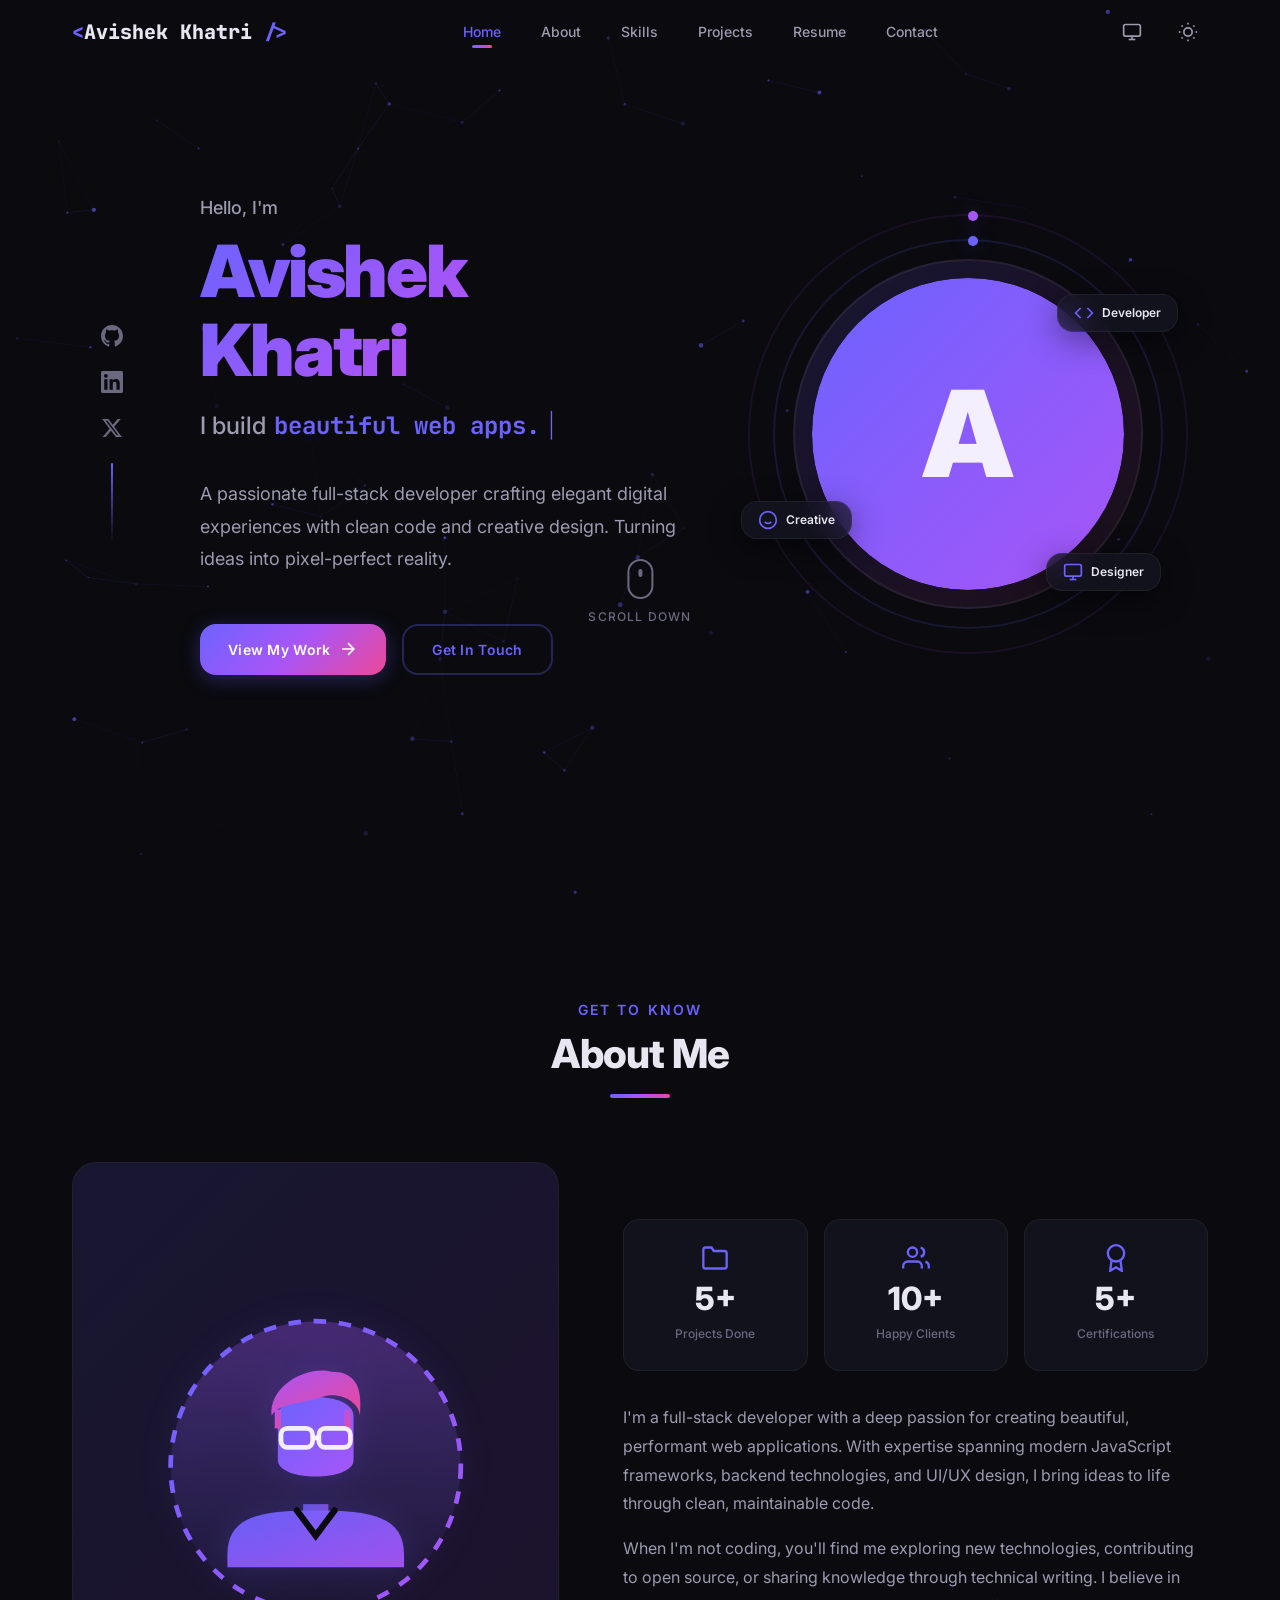
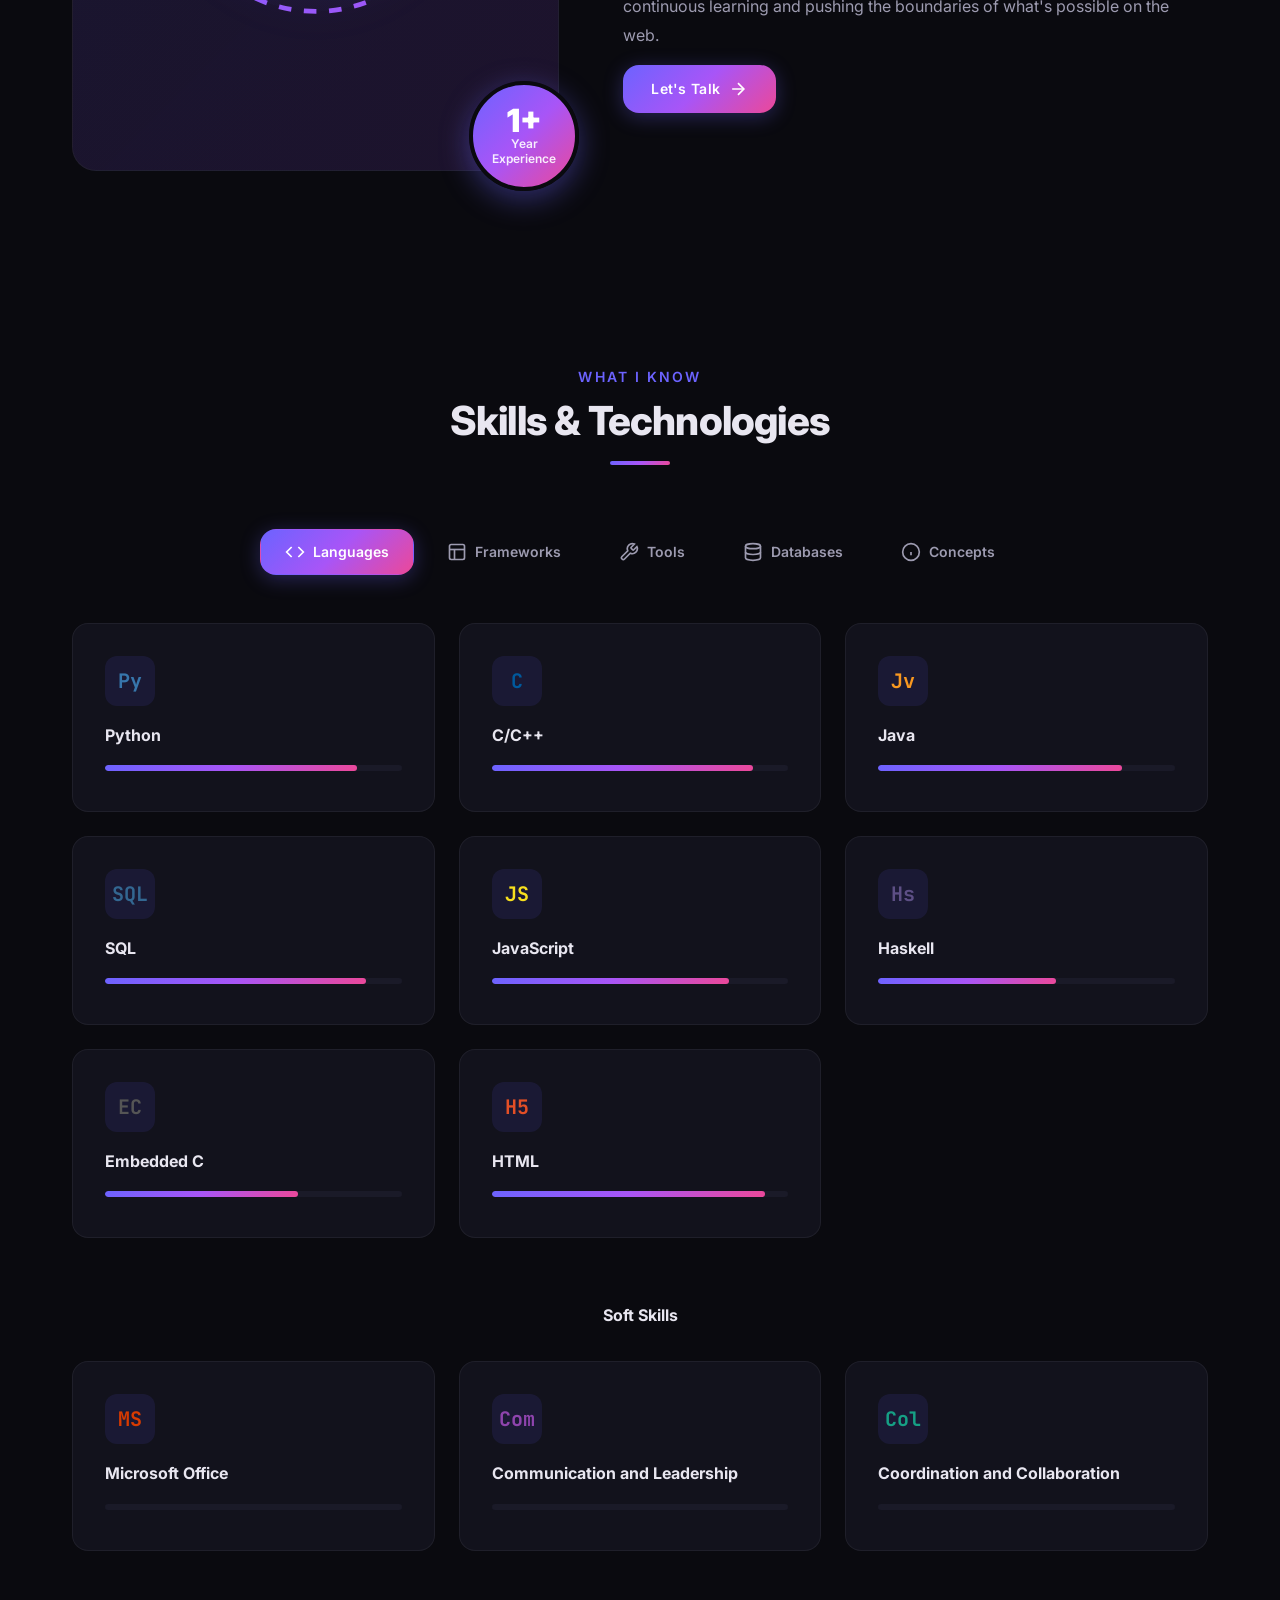
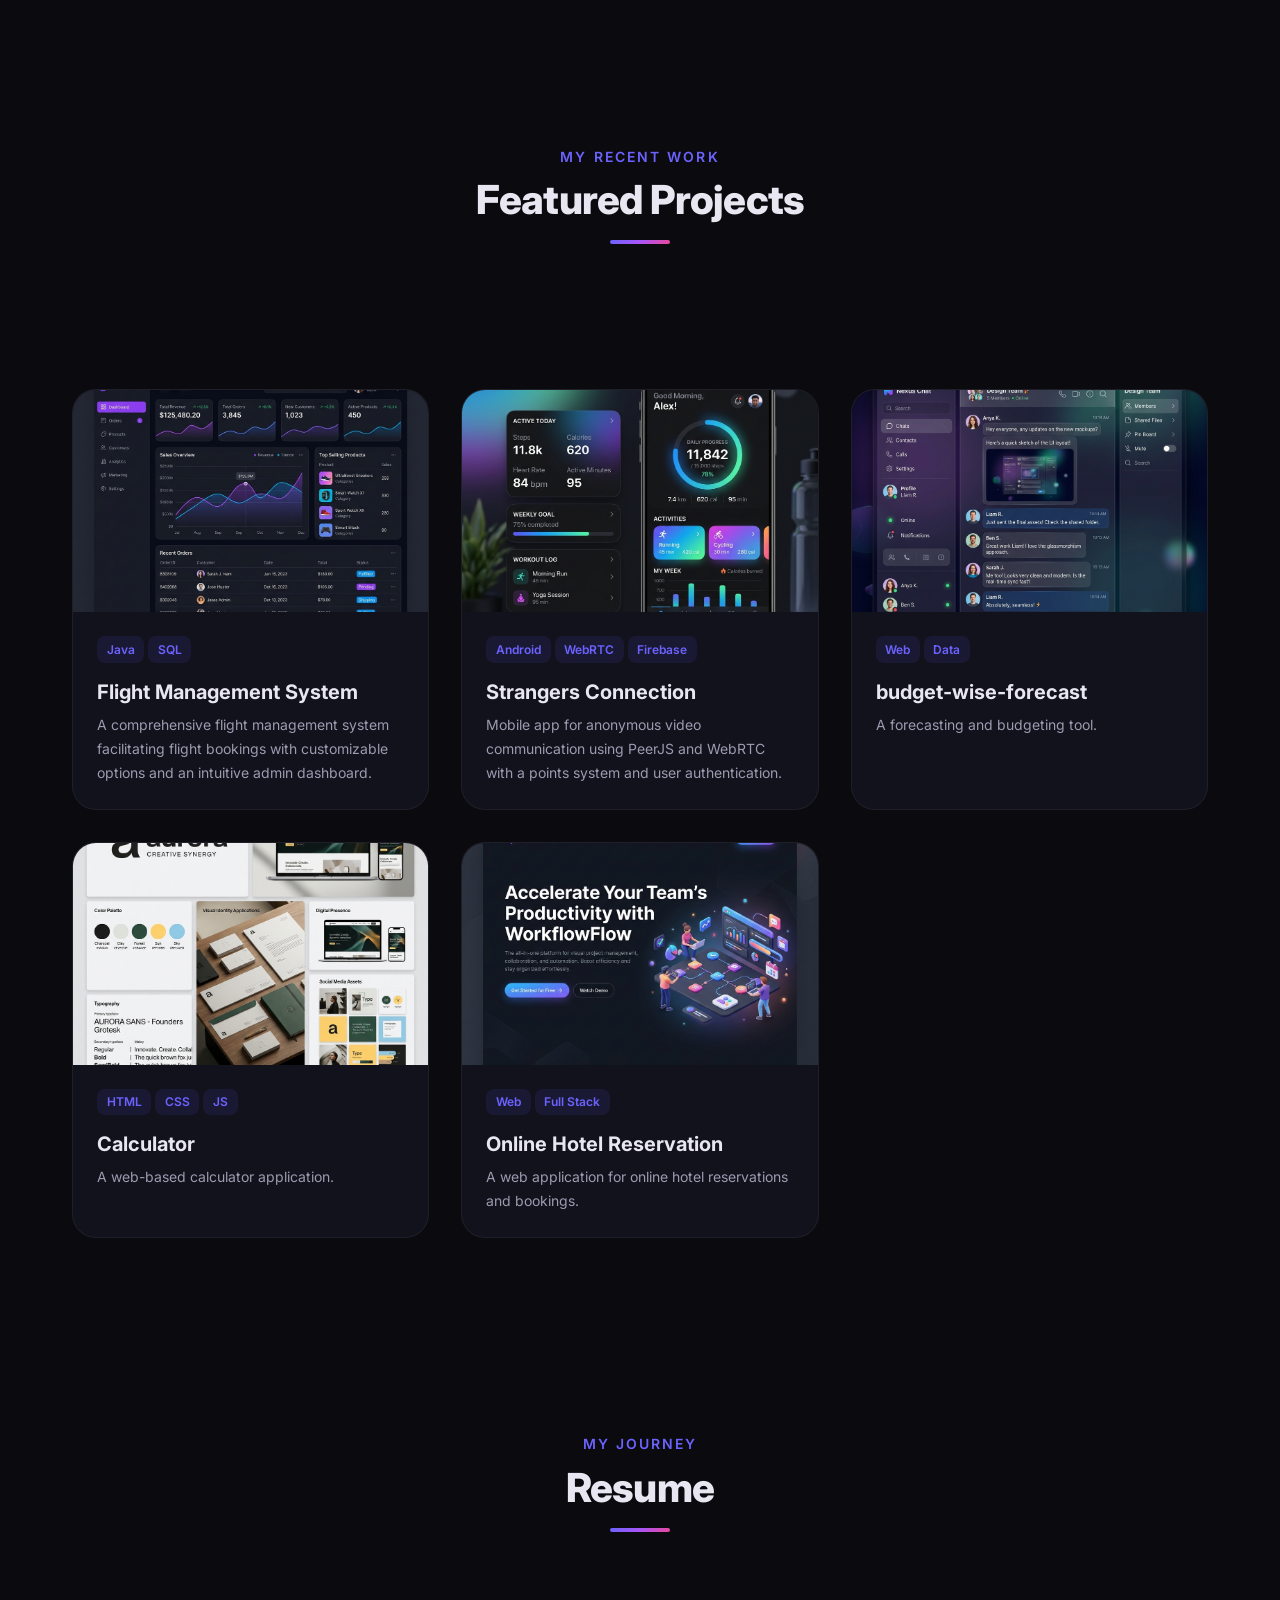
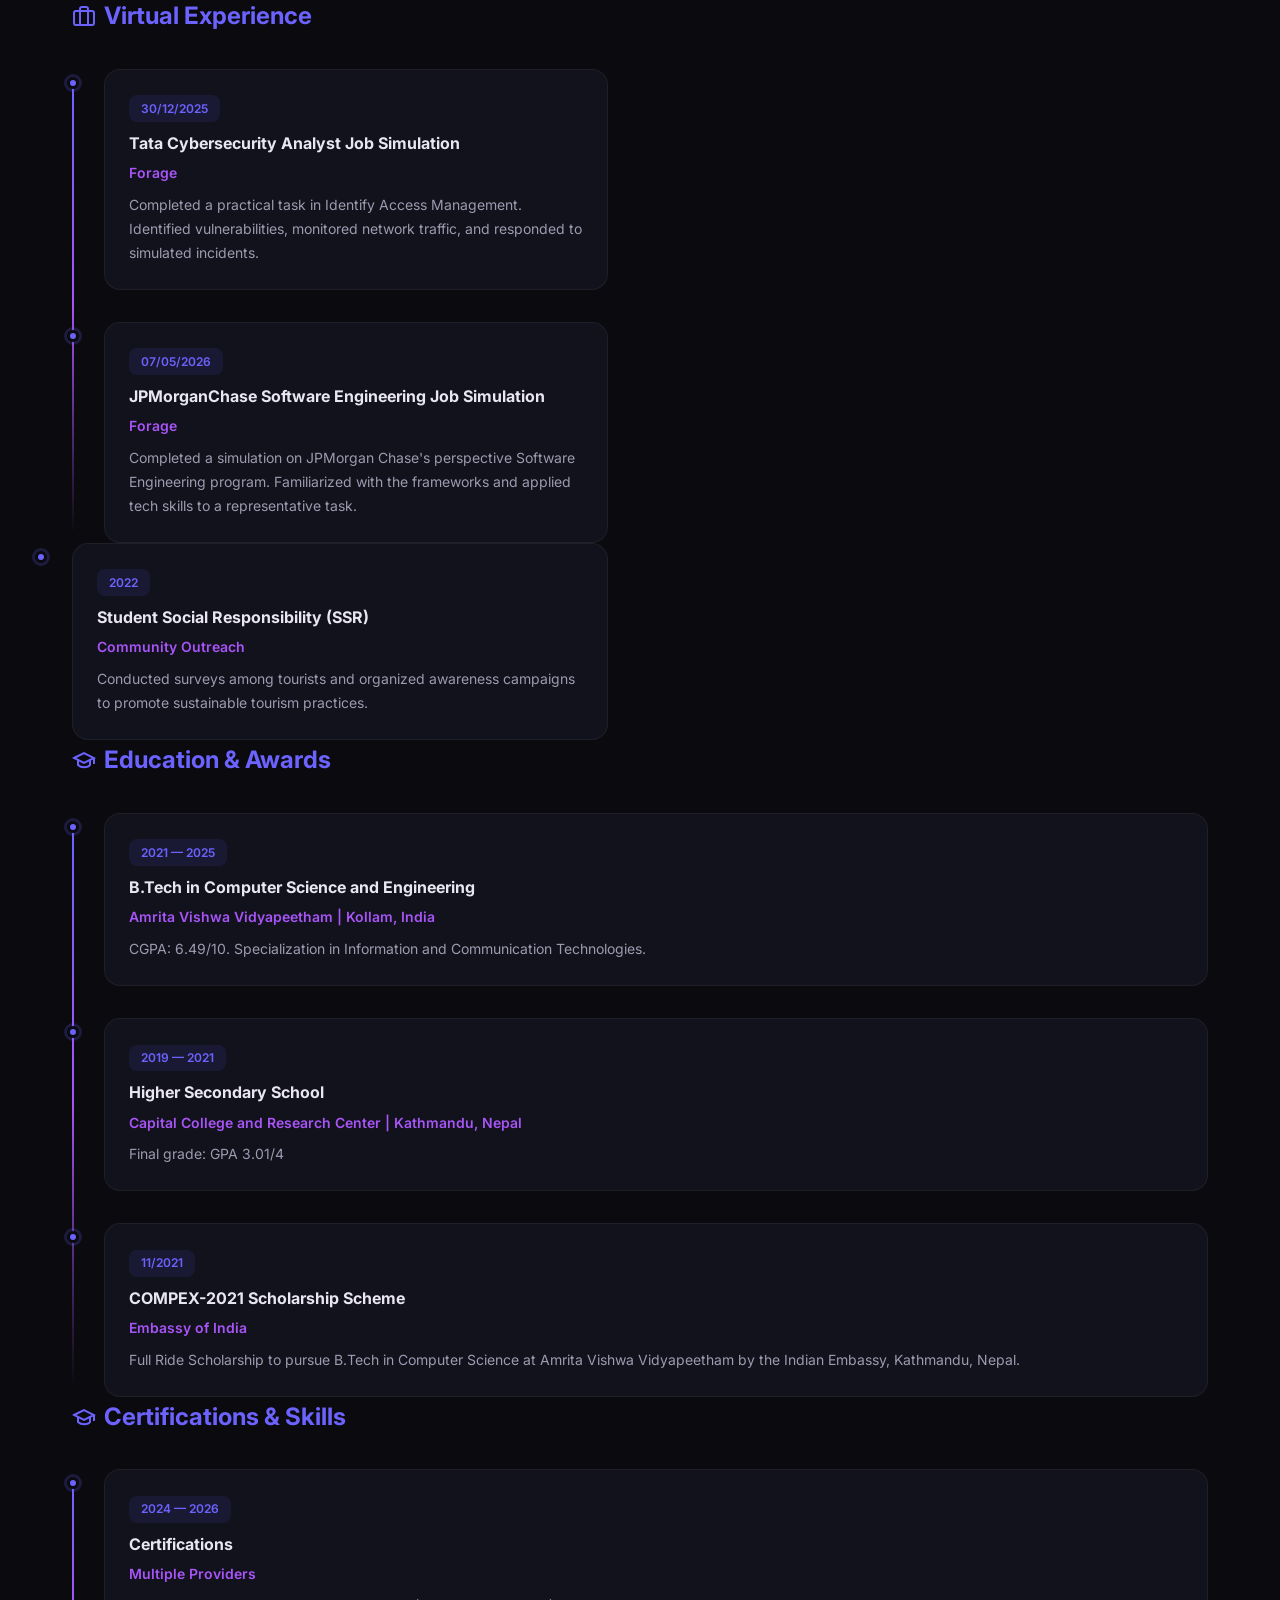
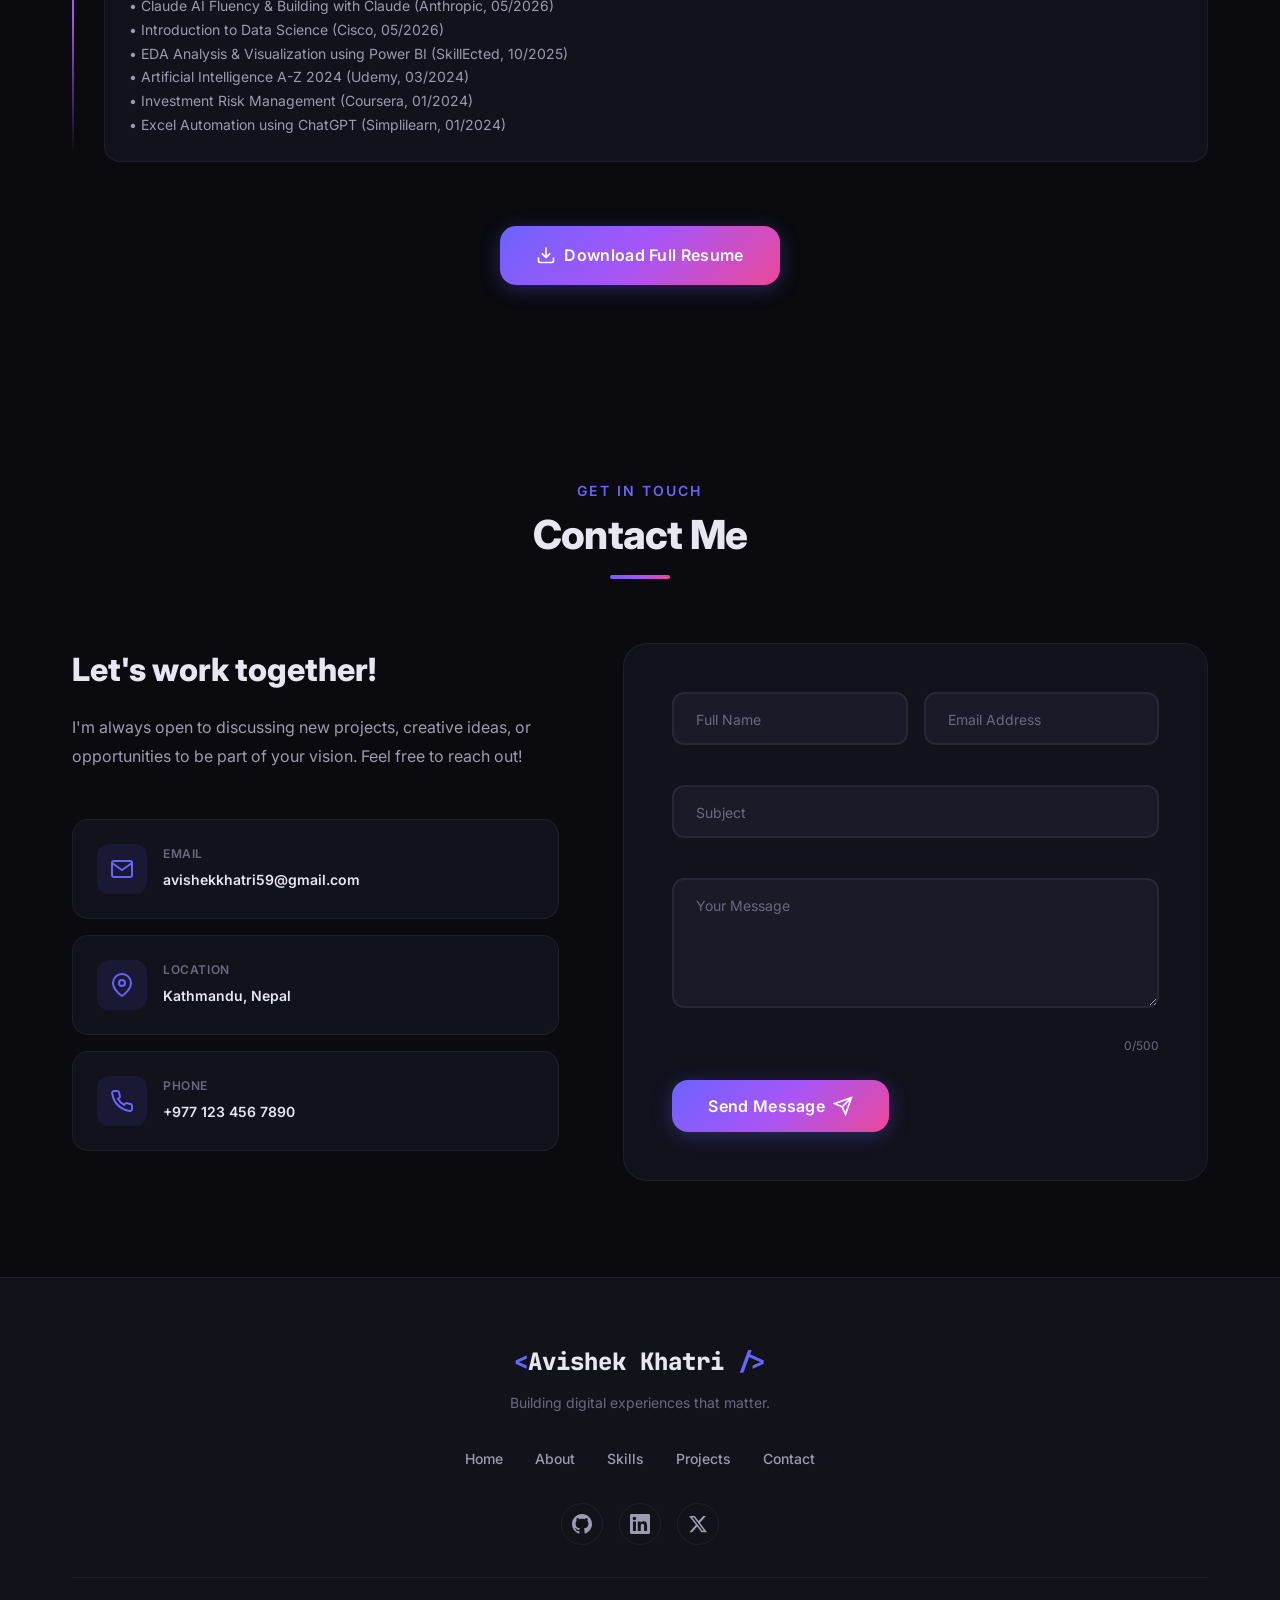
<file: Task - 1 (PERSONAL PORTFOLIO WEBSITE)/index.html>
<!DOCTYPE html>
<html lang="en">
<head>
    <meta charset="UTF-8">
    <meta name="viewport" content="width=device-width, initial-scale=1.0">
    <meta name="description" content="Personal portfolio of Avishek Khatri — Full-Stack Developer & Creative Technologist. Explore projects, skills, and get in touch.">
    <meta name="keywords" content="portfolio, developer, full-stack, web developer, frontend, backend, projects">
    <meta name="author" content="Avishek Khatri">
    <meta http-equiv="X-UA-Compatible" content="IE=edge">
    <meta name="theme-color" content="#0a0a0f">
    <meta name="apple-mobile-web-app-capable" content="yes">
    <meta name="apple-mobile-web-app-status-bar-style" content="black-translucent">
    <title>Avishek Khatri | Full-Stack Developer & Creative Technologist</title>
    <link rel="preconnect" href="https://fonts.googleapis.com">
    <link rel="preconnect" href="https://fonts.gstatic.com" crossorigin>
    <link href="https://fonts.googleapis.com/css2?family=Inter:wght@300;400;500;600;700;800;900&family=JetBrains+Mono:wght@400;500;600&display=swap" rel="stylesheet">
    <link rel="stylesheet" href="styles.css">
</head>
<body>
    <!-- ========== CURSOR GLOW ========== -->
    <div class="cursor-glow" id="cursorGlow"></div>

    <!-- ========== NAVIGATION ========== -->
    <header class="header" id="header">
        <nav class="nav container">
            <a href="#home" class="nav__logo" id="navLogo">
                <span class="logo-bracket">&lt;</span>Avishek Khatri<span class="logo-bracket"> /&gt;</span>
            </a>
            <div class="nav__menu" id="navMenu">
                <ul class="nav__list">
                    <li class="nav__item"><a href="#home" class="nav__link active-link" data-section="home">Home</a></li>
                    <li class="nav__item"><a href="#about" class="nav__link" data-section="about">About</a></li>
                    <li class="nav__item"><a href="#skills" class="nav__link" data-section="skills">Skills</a></li>
                    <li class="nav__item"><a href="#projects" class="nav__link" data-section="projects">Projects</a></li>
                    <li class="nav__item"><a href="#resume" class="nav__link" data-section="resume">Resume</a></li>
                    <li class="nav__item"><a href="#contact" class="nav__link" data-section="contact">Contact</a></li>
                </ul>
                <button class="nav__close" id="navClose" aria-label="Close menu">
                    <svg width="24" height="24" viewBox="0 0 24 24" fill="none" stroke="currentColor" stroke-width="2"><line x1="18" y1="6" x2="6" y2="18"/><line x1="6" y1="6" x2="18" y2="18"/></svg>
                </button>
            </div>
            <div class="nav__actions">
                <a href="preview.html" class="preview-toggle" aria-label="Responsive Device Simulator">
                    <svg width="20" height="20" viewBox="0 0 24 24" fill="none" stroke="currentColor" stroke-width="2"><rect x="2" y="3" width="20" height="14" rx="2" ry="2"/><line x1="8" y1="21" x2="16" y2="21"/><line x1="12" y1="17" x2="12" y2="21"/></svg>
                </a>
                <button class="theme-toggle" id="themeToggle" aria-label="Toggle theme">
                    <svg class="sun-icon" width="20" height="20" viewBox="0 0 24 24" fill="none" stroke="currentColor" stroke-width="2"><circle cx="12" cy="12" r="5"/><line x1="12" y1="1" x2="12" y2="3"/><line x1="12" y1="21" x2="12" y2="23"/><line x1="4.22" y1="4.22" x2="5.64" y2="5.64"/><line x1="18.36" y1="18.36" x2="19.78" y2="19.78"/><line x1="1" y1="12" x2="3" y2="12"/><line x1="21" y1="12" x2="23" y2="12"/><line x1="4.22" y1="19.78" x2="5.64" y2="18.36"/><line x1="18.36" y1="5.64" x2="19.78" y2="4.22"/></svg>
                    <svg class="moon-icon" width="20" height="20" viewBox="0 0 24 24" fill="none" stroke="currentColor" stroke-width="2"><path d="M21 12.79A9 9 0 1 1 11.21 3 7 7 0 0 0 21 12.79z"/></svg>
                </button>
                <button class="nav__toggle" id="navToggle" aria-label="Open menu">
                    <svg width="24" height="24" viewBox="0 0 24 24" fill="none" stroke="currentColor" stroke-width="2"><line x1="3" y1="6" x2="21" y2="6"/><line x1="3" y1="12" x2="21" y2="12"/><line x1="3" y1="18" x2="21" y2="18"/></svg>
                </button>
            </div>
        </nav>
    </header>

    <main class="main">
        <section class="home section" id="home">
            <div class="home__container container">
                <div class="home__content">
                    <div class="home__social">
                        <a href="https://github.com/" target="_blank" rel="noopener noreferrer" class="home__social-link" aria-label="GitHub">
                            <svg width="22" height="22" viewBox="0 0 24 24" fill="currentColor"><path d="M12 0c-6.626 0-12 5.373-12 12 0 5.302 3.438 9.8 8.207 11.387.599.111.793-.261.793-.577v-2.234c-3.338.726-4.033-1.416-4.033-1.416-.546-1.387-1.333-1.756-1.333-1.756-1.089-.745.083-.729.083-.729 1.205.084 1.839 1.237 1.839 1.237 1.07 1.834 2.807 1.304 3.492.997.107-.775.418-1.305.762-1.604-2.665-.305-5.467-1.334-5.467-5.931 0-1.311.469-2.381 1.236-3.221-.124-.303-.535-1.524.117-3.176 0 0 1.008-.322 3.301 1.23.957-.266 1.983-.399 3.003-.404 1.02.005 2.047.138 3.006.404 2.291-1.552 3.297-1.23 3.297-1.23.653 1.653.242 2.874.118 3.176.77.84 1.235 1.911 1.235 3.221 0 4.609-2.807 5.624-5.479 5.921.43.372.823 1.102.823 2.222v3.293c0 .319.192.694.801.576 4.765-1.589 8.199-6.086 8.199-11.386 0-6.627-5.373-12-12-12z"/></svg>
                        </a>
                        <a href="https://linkedin.com/" target="_blank" rel="noopener noreferrer" class="home__social-link" aria-label="LinkedIn">
                            <svg width="22" height="22" viewBox="0 0 24 24" fill="currentColor"><path d="M20.447 20.452h-3.554v-5.569c0-1.328-.027-3.037-1.852-3.037-1.853 0-2.136 1.445-2.136 2.939v5.667H9.351V9h3.414v1.561h.046c.477-.9 1.637-1.85 3.37-1.85 3.601 0 4.267 2.37 4.267 5.455v6.286zM5.337 7.433c-1.144 0-2.063-.926-2.063-2.065 0-1.138.92-2.063 2.063-2.063 1.14 0 2.064.925 2.064 2.063 0 1.139-.925 2.065-2.064 2.065zm1.782 13.019H3.555V9h3.564v11.452zM22.225 0H1.771C.792 0 0 .774 0 1.729v20.542C0 23.227.792 24 1.771 24h20.451C23.2 24 24 23.227 24 22.271V1.729C24 .774 23.2 0 22.222 0h.003z"/></svg>
                        </a>
                        <a href="https://twitter.com/" target="_blank" rel="noopener noreferrer" class="home__social-link" aria-label="Twitter">
                            <svg width="22" height="22" viewBox="0 0 24 24" fill="currentColor"><path d="M18.244 2.25h3.308l-7.227 8.26 8.502 11.24H16.17l-5.214-6.817L4.99 21.75H1.68l7.73-8.835L1.254 2.25H8.08l4.713 6.231zm-1.161 17.52h1.833L7.084 4.126H5.117z"/></svg>
                        </a>
                        <div class="home__social-line"></div>
                    </div>
                    <div class="home__data">
                        <span class="home__greeting">Hello, I'm</span>
                        <h1 class="home__name">Avishek Khatri</h1>
                        <div class="home__role-wrapper">
                            <span class="home__role-prefix">I build</span>
                            <span class="home__role" id="typewriter"></span>
                            <span class="home__cursor">|</span>
                        </div>
                        <p class="home__description">
                            A passionate full-stack developer crafting elegant digital experiences 
                            with clean code and creative design. Turning ideas into pixel-perfect reality.
                        </p>
                        <div class="home__buttons">
                            <a href="#projects" class="button button--primary">
                                <span>View My Work</span>
                                <svg width="20" height="20" viewBox="0 0 24 24" fill="none" stroke="currentColor" stroke-width="2"><line x1="5" y1="12" x2="19" y2="12"/><polyline points="12 5 19 12 12 19"/></svg>
                            </a>
                            <a href="#contact" class="button button--outline">
                                <span>Get In Touch</span>
                            </a>
                        </div>
                    </div>
                    <div class="home__image-wrapper">
                        <div class="home__image-container">
                            <div class="home__image-ring"></div>
                            <div class="home__image-ring home__image-ring--2"></div>
                            <div class="home__image-blob">
                                <div class="home__avatar">
                                    <div class="avatar-placeholder">
                                        <span class="avatar-letter">A</span>
                                    </div>
                                </div>
                            </div>
                            <div class="home__floating-badge home__floating-badge--1">
                                <svg width="20" height="20" viewBox="0 0 24 24" fill="none" stroke="currentColor" stroke-width="2"><polyline points="16 18 22 12 16 6"/><polyline points="8 6 2 12 8 18"/></svg>
                                <span>Developer</span>
                            </div>
                            <div class="home__floating-badge home__floating-badge--2">
                                <svg width="20" height="20" viewBox="0 0 24 24" fill="none" stroke="currentColor" stroke-width="2"><circle cx="12" cy="12" r="10"/><path d="M8 14s1.5 2 4 2 4-2 4-2"/><line x1="9" y1="9" x2="9.01" y2="9"/><line x1="15" y1="9" x2="15.01" y2="9"/></svg>
                                <span>Creative</span>
                            </div>
                            <div class="home__floating-badge home__floating-badge--3">
                                <svg width="20" height="20" viewBox="0 0 24 24" fill="none" stroke="currentColor" stroke-width="2"><rect x="2" y="3" width="20" height="14" rx="2" ry="2"/><line x1="8" y1="21" x2="16" y2="21"/><line x1="12" y1="17" x2="12" y2="21"/></svg>
                                <span>Designer</span>
                            </div>
                        </div>
                    </div>
                </div>
                <div class="home__scroll">
                    <a href="#about" class="home__scroll-link">
                        <div class="home__scroll-mouse">
                            <div class="home__scroll-wheel"></div>
                        </div>
                        <span class="home__scroll-text">Scroll Down</span>
                    </a>
                </div>
            </div>
            <!-- Particle canvas for hero -->
            <canvas id="particleCanvas" class="home__particles"></canvas>
        </section>

        <!-- ========== ABOUT SECTION ========== -->

<section class="about section" id="about">
            <div class="about__container container">
                <div class="section__header" data-animate="fade-up">
                    <span class="section__subtitle">Get To Know</span>
                    <h2 class="section__title">About Me</h2>
                    <div class="section__title-line"></div>
                </div>
                <div class="about__content">
                    <div class="about__image-side" data-animate="fade-right">
                        <div class="about__image-card">
                            <div class="about__image-inner">
                                <div class="about__avatar-large">
                                    <svg class="about__avatar-svg" viewBox="0 0 100 100" fill="none" xmlns="http://www.w3.org/2000/svg">
                                        <defs>
                                            <linearGradient id="avatarGrad" x1="0%" y1="0%" x2="100%" y2="100%">
                                                <stop offset="0%" stop-color="#6c63ff" />
                                                <stop offset="100%" stop-color="#a855f7" />
                                            </linearGradient>
                                            <linearGradient id="avatarGlow" x1="0%" y1="0%" x2="0%" y2="100%">
                                                <stop offset="0%" stop-color="#a855f7" stop-opacity="0.3"/>
                                                <stop offset="100%" stop-color="#6c63ff" stop-opacity="0.02"/>
                                            </linearGradient>
                                            <linearGradient id="hairGrad" x1="0%" y1="0%" x2="100%" y2="100%">
                                                <stop offset="0%" stop-color="#a855f7" />
                                                <stop offset="100%" stop-color="#ec4899" />
                                            </linearGradient>
                                        </defs>
                                        <circle cx="50" cy="50" r="46" fill="url(#avatarGlow)" stroke="url(#avatarGrad)" stroke-width="1.5" stroke-dasharray="4 4"/>
                                        <path d="M46 62 v8 h8 v-8 Z" fill="url(#avatarGrad)" opacity="0.8"/>
                                        <path d="M38 34 C38 26, 62 26, 62 34 V48 C62 55, 38 55, 38 48 Z" fill="url(#avatarGrad)"/>
                                        <path d="M36 34 C35 24, 48 18, 55 20 C62 20, 65 24, 64 34 C64 30, 58 26, 52 28 C46 30, 38 30, 36 34 Z" fill="url(#hairGrad)"/>
                                        <path d="M37 32 v6 h2 v-6 Z" fill="url(#hairGrad)"/>
                                        <path d="M61 32 v6 h-2 v-6 Z" fill="url(#hairGrad)"/>
                                        <rect x="39" y="38" width="10" height="6" rx="2" stroke="#fff" stroke-width="1.5" opacity="0.9"/>
                                        <rect x="51" y="38" width="10" height="6" rx="2" stroke="#fff" stroke-width="1.5" opacity="0.9"/>
                                        <line x1="49" y1="41" x2="51" y2="41" stroke="#fff" stroke-width="1.5" opacity="0.9"/>
                                        <path d="M22 78 C22 66, 32 64, 50 64 C68 64, 78 66, 78 78 V82 H22 V78 Z" fill="url(#avatarGrad)" opacity="0.95"/>
                                        <path d="M44 64 L50 72 L56 64" stroke="#0a0a0f" stroke-width="2" stroke-linecap="round"/>
                                    </svg>
                                </div>
                            </div>
                            <div class="about__experience-badge">
                                <span class="about__experience-number">1+</span>
                                <span class="about__experience-text">Year<br>Experience</span>
                            </div>
                        </div>
                    </div>
                    <div class="about__info-side" data-animate="fade-left">
                        <div class="about__stats">
                            <div class="about__stat-card">
                                <div class="about__stat-icon">
                                    <svg width="28" height="28" viewBox="0 0 24 24" fill="none" stroke="currentColor" stroke-width="2"><path d="M22 19a2 2 0 0 1-2 2H4a2 2 0 0 1-2-2V5a2 2 0 0 1 2-2h5l2 3h9a2 2 0 0 1 2 2z"/></svg>
                                </div>
                                <h3 class="about__stat-number" data-count="5">0</h3>
                                <span class="about__stat-label">Projects Done</span>
                            </div>
                            <div class="about__stat-card">
                                <div class="about__stat-icon">
                                    <svg width="28" height="28" viewBox="0 0 24 24" fill="none" stroke="currentColor" stroke-width="2"><path d="M17 21v-2a4 4 0 0 0-4-4H5a4 4 0 0 0-4 4v2"/><circle cx="9" cy="7" r="4"/><path d="M23 21v-2a4 4 0 0 0-3-3.87"/><path d="M16 3.13a4 4 0 0 1 0 7.75"/></svg>
                                </div>
                                <h3 class="about__stat-number" data-count="10">0</h3>
                                <span class="about__stat-label">Happy Clients</span>
                            </div>
                            <div class="about__stat-card">
                                <div class="about__stat-icon">
                                    <svg width="28" height="28" viewBox="0 0 24 24" fill="none" stroke="currentColor" stroke-width="2"><circle cx="12" cy="8" r="7"/><polyline points="8.21 13.89 7 23 12 20 17 23 15.79 13.88"/></svg>
                                </div>
                                <h3 class="about__stat-number" data-count="5">0</h3>
                                <span class="about__stat-label">Certifications</span>
                            </div>
                        </div>
                        <p class="about__description">
                            I'm a full-stack developer with a deep passion for creating beautiful,
                            performant web applications. With expertise spanning modern JavaScript
                            frameworks, backend technologies, and UI/UX design, I bring ideas to life
                            through clean, maintainable code.
                        </p>
                        <p class="about__description">
                            When I'm not coding, you'll find me exploring new technologies,
                            contributing to open source, or sharing knowledge through technical writing.
                            I believe in continuous learning and pushing the boundaries of what's possible on the web.
                        </p>
                        <a href="#contact" class="button button--primary">
                            <span>Let's Talk</span>
                            <svg width="20" height="20" viewBox="0 0 24 24" fill="none" stroke="currentColor" stroke-width="2"><line x1="5" y1="12" x2="19" y2="12"/><polyline points="12 5 19 12 12 19"/></svg>
                        </a>
                    </div>
                </div>

            </div>
        </section>        <!-- ========== SKILLS SECTION ========== -->

<section class="skills section" id="skills">
            <div class="skills__container container">
                <div class="section__header" data-animate="fade-up">
                    <span class="section__subtitle">What I Know</span>
                    <h2 class="section__title">Skills &amp; Technologies</h2>
                    <div class="section__title-line"></div>
                </div>
                <div class="skills__content">
                    <div class="skills__tabs" data-animate="fade-up">
                        <button class="skills__tab active" data-tab="languages">
                            <svg width="20" height="20" viewBox="0 0 24 24" fill="none" stroke="currentColor" stroke-width="2"><polyline points="16 18 22 12 16 6"/><polyline points="8 6 2 12 8 18"/></svg>
                            Languages
                        </button>
                        <button class="skills__tab" data-tab="frameworks">
                            <svg width="20" height="20" viewBox="0 0 24 24" fill="none" stroke="currentColor" stroke-width="2"><rect x="3" y="3" width="18" height="18" rx="2" ry="2"/><line x1="3" y1="9" x2="21" y2="9"/><line x1="9" y1="21" x2="9" y2="9"/></svg>
                            Frameworks
                        </button>
                        <button class="skills__tab" data-tab="tools">
                            <svg width="20" height="20" viewBox="0 0 24 24" fill="none" stroke="currentColor" stroke-width="2"><path d="M14.7 6.3a1 1 0 0 0 0 1.4l1.6 1.6a1 1 0 0 0 1.4 0l3.77-3.77a6 6 0 0 1-7.94 7.94l-6.91 6.91a2.12 2.12 0 0 1-3-3l6.91-6.91a6 6 0 0 1 7.94-7.94l-3.76 3.76z"/></svg>
                            Tools
                        </button>
                        <button class="skills__tab" data-tab="databases">
                            <svg width="20" height="20" viewBox="0 0 24 24" fill="none" stroke="currentColor" stroke-width="2"><ellipse cx="12" cy="5" rx="9" ry="3"/><path d="M21 12c0 1.66-4 3-9 3s-9-1.34-9-3"/><path d="M3 5v14c0 1.66 4 3 9 3s9-1.34 9-3V5"/></svg>
                            Databases
                        </button>
                        <button class="skills__tab" data-tab="concepts">
                            <svg width="20" height="20" viewBox="0 0 24 24" fill="none" stroke="currentColor" stroke-width="2"><circle cx="12" cy="12" r="10"/><line x1="12" y1="16" x2="12" y2="12"/><line x1="12" y1="8" x2="12.01" y2="8"/></svg>
                            Concepts
                        </button>
                    </div>
                    <div class="skills__panels">
                        <!-- Languages Panel -->
                        <div class="skills__panel active" id="panel-languages" data-animate="fade-up">
                            <div class="skills__grid">
                                <div class="skill-card">
                                    <div class="skill-card__icon" style="--skill-color: #3776AB"><span>Py</span></div>
                                    <h3 class="skill-card__name">Python</h3>
                                    <div class="skill-card__bar"><div class="skill-card__progress" data-progress="85"></div></div>
                                </div>
                                <div class="skill-card">
                                    <div class="skill-card__icon" style="--skill-color: #00599C"><span>C</span></div>
                                    <h3 class="skill-card__name">C/C++</h3>
                                    <div class="skill-card__bar"><div class="skill-card__progress" data-progress="88"></div></div>
                                </div>
                                <div class="skill-card">
                                    <div class="skill-card__icon" style="--skill-color: #f89820"><span>Jv</span></div>
                                    <h3 class="skill-card__name">Java</h3>
                                    <div class="skill-card__bar"><div class="skill-card__progress" data-progress="82"></div></div>
                                </div>
                                <div class="skill-card">
                                    <div class="skill-card__icon" style="--skill-color: #336791"><span>SQL</span></div>
                                    <h3 class="skill-card__name">SQL</h3>
                                    <div class="skill-card__bar"><div class="skill-card__progress" data-progress="88"></div></div>
                                </div>
                                <div class="skill-card">
                                    <div class="skill-card__icon" style="--skill-color: #F7DF1E"><span>JS</span></div>
                                    <h3 class="skill-card__name">JavaScript</h3>
                                    <div class="skill-card__bar"><div class="skill-card__progress" data-progress="80"></div></div>
                                </div>
                                <div class="skill-card">
                                    <div class="skill-card__icon" style="--skill-color: #5D4F85"><span>Hs</span></div>
                                    <h3 class="skill-card__name">Haskell</h3>
                                    <div class="skill-card__bar"><div class="skill-card__progress" data-progress="60"></div></div>
                                </div>
                                <div class="skill-card">
                                    <div class="skill-card__icon" style="--skill-color: #555555"><span>EC</span></div>
                                    <h3 class="skill-card__name">Embedded C</h3>
                                    <div class="skill-card__bar"><div class="skill-card__progress" data-progress="65"></div></div>
                                </div>
                                <div class="skill-card">
                                    <div class="skill-card__icon" style="--skill-color: #E34F26"><span>H5</span></div>
                                    <h3 class="skill-card__name">HTML</h3>
                                    <div class="skill-card__bar"><div class="skill-card__progress" data-progress="92"></div></div>
                                </div>
                            </div>
                        </div>
                        <!-- Frameworks Panel -->
                        <div class="skills__panel" id="panel-frameworks">
                            <div class="skills__grid">
                                <div class="skill-card">
                                    <div class="skill-card__icon" style="--skill-color: #61DAFB"><span>Re</span></div>
                                    <h3 class="skill-card__name">React.js</h3>
                                    <div class="skill-card__bar"><div class="skill-card__progress" data-progress="75"></div></div>
                                </div>
                                <div class="skill-card">
                                    <div class="skill-card__icon" style="--skill-color: #6DB33F"><span>SB</span></div>
                                    <h3 class="skill-card__name">Spring Boot</h3>
                                    <div class="skill-card__bar"><div class="skill-card__progress" data-progress="72"></div></div>
                                </div>
                                <div class="skill-card">
                                    <div class="skill-card__icon" style="--skill-color: #339933"><span>Nd</span></div>
                                    <h3 class="skill-card__name">Node.js</h3>
                                    <div class="skill-card__bar"><div class="skill-card__progress" data-progress="70"></div></div>
                                </div>
                                <div class="skill-card">
                                    <div class="skill-card__icon" style="--skill-color: #FF6600"><span>PJ</span></div>
                                    <h3 class="skill-card__name">PeerJS</h3>
                                    <div class="skill-card__bar"><div class="skill-card__progress" data-progress="68"></div></div>
                                </div>
                                <div class="skill-card">
                                    <div class="skill-card__icon" style="--skill-color: #333333"><span>WR</span></div>
                                    <h3 class="skill-card__name">WebRTC</h3>
                                    <div class="skill-card__bar"><div class="skill-card__progress" data-progress="70"></div></div>
                                </div>
                            </div>
                        </div>
                        <!-- Tools Panel -->
                        <div class="skills__panel" id="panel-tools">
                            <div class="skills__grid">
                                <div class="skill-card">
                                    <div class="skill-card__icon" style="--skill-color: #F05032"><span>Git</span></div>
                                    <h3 class="skill-card__name">Git</h3>
                                    <div class="skill-card__bar"><div class="skill-card__progress" data-progress="88"></div></div>
                                </div>
                                <div class="skill-card">
                                    <div class="skill-card__icon" style="--skill-color: #181717"><span>GH</span></div>
                                    <h3 class="skill-card__name">GitHub</h3>
                                    <div class="skill-card__bar"><div class="skill-card__progress" data-progress="90"></div></div>
                                </div>
                                <div class="skill-card">
                                    <div class="skill-card__icon" style="--skill-color: #C71A36"><span>Mv</span></div>
                                    <h3 class="skill-card__name">Maven</h3>
                                    <div class="skill-card__bar"><div class="skill-card__progress" data-progress="72"></div></div>
                                </div>
                                <div class="skill-card">
                                    <div class="skill-card__icon" style="--skill-color: #2496ED"><span>Dk</span></div>
                                    <h3 class="skill-card__name">Docker</h3>
                                    <div class="skill-card__bar"><div class="skill-card__progress" data-progress="65"></div></div>
                                </div>
                                <div class="skill-card">
                                    <div class="skill-card__icon" style="--skill-color: #231F20"><span>Kf</span></div>
                                    <h3 class="skill-card__name">Kafka</h3>
                                    <div class="skill-card__bar"><div class="skill-card__progress" data-progress="68"></div></div>
                                </div>
                                <div class="skill-card">
                                    <div class="skill-card__icon" style="--skill-color: #FFCA28"><span>Fb</span></div>
                                    <h3 class="skill-card__name">Firebase</h3>
                                    <div class="skill-card__bar"><div class="skill-card__progress" data-progress="78"></div></div>
                                </div>
                                <div class="skill-card">
                                    <div class="skill-card__icon" style="--skill-color: #F2C811"><span>BI</span></div>
                                    <h3 class="skill-card__name">Power BI</h3>
                                    <div class="skill-card__bar"><div class="skill-card__progress" data-progress="70"></div></div>
                                </div>
                                <div class="skill-card">
                                    <div class="skill-card__icon" style="--skill-color: #009688"><span>API</span></div>
                                    <h3 class="skill-card__name">REST APIs</h3>
                                    <div class="skill-card__bar"><div class="skill-card__progress" data-progress="82"></div></div>
                                </div>
                            </div>
                        </div>
                        <!-- Databases Panel -->
                        <div class="skills__panel" id="panel-databases">
                            <div class="skills__grid">
                                <div class="skill-card">
                                    <div class="skill-card__icon" style="--skill-color: #4479A1"><span>My</span></div>
                                    <h3 class="skill-card__name">MySQL</h3>
                                    <div class="skill-card__bar"><div class="skill-card__progress" data-progress="85"></div></div>
                                </div>
                                <div class="skill-card">
                                    <div class="skill-card__icon" style="--skill-color: #0000BB"><span>H2</span></div>
                                    <h3 class="skill-card__name">H2</h3>
                                    <div class="skill-card__bar"><div class="skill-card__progress" data-progress="72"></div></div>
                                </div>
                                <div class="skill-card">
                                    <div class="skill-card__icon" style="--skill-color: #FFCA28"><span>FS</span></div>
                                    <h3 class="skill-card__name">Firebase Firestore</h3>
                                    <div class="skill-card__bar"><div class="skill-card__progress" data-progress="75"></div></div>
                                </div>
                            </div>
                        </div>
                        <!-- Concepts Panel -->
                        <div class="skills__panel" id="panel-concepts">
                            <div class="skills__grid">
                                <div class="skill-card">
                                    <div class="skill-card__icon" style="--skill-color: #8E44AD"><span>OOP</span></div>
                                    <h3 class="skill-card__name">OOP</h3>
                                    <div class="skill-card__bar"><div class="skill-card__progress" data-progress="88"></div></div>
                                </div>
                                <div class="skill-card">
                                    <div class="skill-card__icon" style="--skill-color: #1ABC9C"><span>MS</span></div>
                                    <h3 class="skill-card__name">Microservices</h3>
                                    <div class="skill-card__bar"><div class="skill-card__progress" data-progress="70"></div></div>
                                </div>
                                <div class="skill-card">
                                    <div class="skill-card__icon" style="--skill-color: #E74C3C"><span>IAM</span></div>
                                    <h3 class="skill-card__name">IAM</h3>
                                    <div class="skill-card__bar"><div class="skill-card__progress" data-progress="72"></div></div>
                                </div>
                                <div class="skill-card">
                                    <div class="skill-card__icon" style="--skill-color: #3498DB"><span>DA</span></div>
                                    <h3 class="skill-card__name">Data Analysis</h3>
                                    <div class="skill-card__bar"><div class="skill-card__progress" data-progress="75"></div></div>
                                </div>
                                <div class="skill-card">
                                    <div class="skill-card__icon" style="--skill-color: #F39C12"><span>ML</span></div>
                                    <h3 class="skill-card__name">Machine Learning</h3>
                                    <div class="skill-card__bar"><div class="skill-card__progress" data-progress="60"></div></div>
                                </div>
                                <div class="skill-card">
                                    <div class="skill-card__icon" style="--skill-color: #2ECC71"><span>Ag</span></div>
                                    <h3 class="skill-card__name">Agile</h3>
                                    <div class="skill-card__bar"><div class="skill-card__progress" data-progress="78"></div></div>
                                </div>
                            </div>
                        </div>
                    </div>
                    
                    <div class="skills__soft-section" data-animate="fade-up" style="margin-top: 4rem;">
                        <h3 style="font-size: var(--h3-font-size); color: var(--title-color); margin-bottom: 2rem; text-align: center;">Soft Skills</h3>
                        <div class="skills__grid">
                            <div class="skill-card">
                                <div class="skill-card__icon" style="--skill-color: #D83B01"><span>MS</span></div>
                                <h3 class="skill-card__name">Microsoft Office</h3>
                                <div class="skill-card__bar"><div class="skill-card__progress" data-progress="95"></div></div>
                            </div>
                            <div class="skill-card">
                                <div class="skill-card__icon" style="--skill-color: #8E44AD"><span>Com</span></div>
                                <h3 class="skill-card__name">Communication and Leadership</h3>
                                <div class="skill-card__bar"><div class="skill-card__progress" data-progress="90"></div></div>
                            </div>
                            <div class="skill-card">
                                <div class="skill-card__icon" style="--skill-color: #16A085"><span>Col</span></div>
                                <h3 class="skill-card__name">Coordination and Collaboration</h3>
                                <div class="skill-card__bar"><div class="skill-card__progress" data-progress="90"></div></div>
                            </div>
                        </div>
                    </div>
                </div>

            </div>
        </section>

        <!-- ========== PROJECTS SECTION ========== -->

<section class="projects section" id="projects">
            <div class="projects__container container">
                <div class="section__header" data-animate="fade-up">
                    <span class="section__subtitle">My Recent Work</span>
                    <h2 class="section__title">Featured Projects</h2>
                    <div class="section__title-line"></div>
                </div>
                <div class="projects__filters" data-animate="fade-up">
                    <button class="projects__filter active" data-filter="all">All</button>
                    <button class="projects__filter" data-filter="web">Web App</button>
                    <button class="projects__filter" data-filter="mobile">Mobile</button>
                    <button class="projects__filter" data-filter="design">Design</button>
                </div>
                <div class="projects__grid" data-animate="fade-up">
                    <!-- Project 1 -->
                    <article class="project-card" data-category="web">
                        <div class="project-card__image">
                            <img src="project1.png" alt="Flight Management System" class="project-card__img">
                            <div class="project-card__overlay">
                                <a href="https://github.com/AvishekKhatri" class="project-card__link" aria-label="View source code">
                                    <svg width="20" height="20" viewBox="0 0 24 24" fill="currentColor"><path d="M12 0c-6.626 0-12 5.373-12 12 0 5.302 3.438 9.8 8.207 11.387.599.111.793-.261.793-.577v-2.234c-3.338.726-4.033-1.416-4.033-1.416-.546-1.387-1.333-1.756-1.333-1.756-1.089-.745.083-.729.083-.729 1.205.084 1.839 1.237 1.839 1.237 1.07 1.834 2.807 1.304 3.492.997.107-.775.418-1.305.762-1.604-2.665-.305-5.467-1.334-5.467-5.931 0-1.311.469-2.381 1.236-3.221-.124-.303-.535-1.524.117-3.176 0 0 1.008-.322 3.301 1.23.957-.266 1.983-.399 3.003-.404 1.02.005 2.047.138 3.006.404 2.291-1.552 3.297-1.23 3.297-1.23.653 1.653.242 2.874.118 3.176.77.84 1.235 1.911 1.235 3.221 0 4.609-2.807 5.624-5.479 5.921.43.372.823 1.102.823 2.222v3.293c0 .319.192.694.801.576 4.765-1.589 8.199-6.086 8.199-11.386 0-6.627-5.373-12-12-12z"/></svg>
                                </a>
                            </div>
                        </div>
                        <div class="project-card__content">
                            <div class="project-card__tags">
                                <span class="project-card__tag">Java</span>
                                <span class="project-card__tag">SQL</span>
                            </div>
                            <h3 class="project-card__title">Flight Management System</h3>
                            <p class="project-card__description">A comprehensive flight management system facilitating flight bookings with customizable options and an intuitive admin dashboard.</p>
                        </div>
                    </article>
                    <!-- Project 2 -->
                    <article class="project-card" data-category="mobile">
                        <div class="project-card__image">
                            <img src="project2.png" alt="Strangers Connection" class="project-card__img">
                            <div class="project-card__overlay">
                                <a href="https://github.com/AvishekKhatri" class="project-card__link" aria-label="View source code">
                                    <svg width="20" height="20" viewBox="0 0 24 24" fill="currentColor"><path d="M12 0c-6.626 0-12 5.373-12 12 0 5.302 3.438 9.8 8.207 11.387.599.111.793-.261.793-.577v-2.234c-3.338.726-4.033-1.416-4.033-1.416-.546-1.387-1.333-1.756-1.333-1.756-1.089-.745.083-.729.083-.729 1.205.084 1.839 1.237 1.839 1.237 1.07 1.834 2.807 1.304 3.492.997.107-.775.418-1.305.762-1.604-2.665-.305-5.467-1.334-5.467-5.931 0-1.311.469-2.381 1.236-3.221-.124-.303-.535-1.524.117-3.176 0 0 1.008-.322 3.301 1.23.957-.266 1.983-.399 3.003-.404 1.02.005 2.047.138 3.006.404 2.291-1.552 3.297-1.23 3.297-1.23.653 1.653.242 2.874.118 3.176.77.84 1.235 1.911 1.235 3.221 0 4.609-2.807 5.624-5.479 5.921.43.372.823 1.102.823 2.222v3.293c0 .319.192.694.801.576 4.765-1.589 8.199-6.086 8.199-11.386 0-6.627-5.373-12-12-12z"/></svg>
                                </a>
                            </div>
                        </div>
                        <div class="project-card__content">
                            <div class="project-card__tags">
                                <span class="project-card__tag">Android</span>
                                <span class="project-card__tag">WebRTC</span>
                                <span class="project-card__tag">Firebase</span>
                            </div>
                            <h3 class="project-card__title">Strangers Connection</h3>
                            <p class="project-card__description">Mobile app for anonymous video communication using PeerJS and WebRTC with a points system and user authentication.</p>
                        </div>
                    </article>
                    <!-- Project 3 -->
                    <article class="project-card" data-category="web">
                        <div class="project-card__image">
                            <img src="project3.png" alt="budget-wise-forecast" class="project-card__img" onerror="this.src='data:image/svg+xml,%3Csvg xmlns=\'http://www.w3.org/2000/svg\' width=\'100%25\' height=\'100%25\' viewBox=\'0 0 400 300\'%3E%3Crect width=\'100%25\' height=\'100%25\' fill=\'%23f3f4f6\'/%3E%3Ctext x=\'50%25\' y=\'50%25\' font-family=\'sans-serif\' font-size=\'24\' fill=\'%239ca3af\' text-anchor=\'middle\' dominant-baseline=\'middle\'%3EProject Image%3C/text%3E%3C/svg%3E'">
                            <div class="project-card__overlay">
                                <a href="https://github.com/AvishekKhatri/budget-wise-forecast" class="project-card__link" aria-label="View source code">
                                    <svg width="20" height="20" viewBox="0 0 24 24" fill="currentColor"><path d="M12 0c-6.626 0-12 5.373-12 12 0 5.302 3.438 9.8 8.207 11.387.599.111.793-.261.793-.577v-2.234c-3.338.726-4.033-1.416-4.033-1.416-.546-1.387-1.333-1.756-1.333-1.756-1.089-.745.083-.729.083-.729 1.205.084 1.839 1.237 1.839 1.237 1.07 1.834 2.807 1.304 3.492.997.107-.775.418-1.305.762-1.604-2.665-.305-5.467-1.334-5.467-5.931 0-1.311.469-2.381 1.236-3.221-.124-.303-.535-1.524.117-3.176 0 0 1.008-.322 3.301 1.23.957-.266 1.983-.399 3.003-.404 1.02.005 2.047.138 3.006.404 2.291-1.552 3.297-1.23 3.297-1.23.653 1.653.242 2.874.118 3.176.77.84 1.235 1.911 1.235 3.221 0 4.609-2.807 5.624-5.479 5.921.43.372.823 1.102.823 2.222v3.293c0 .319.192.694.801.576 4.765-1.589 8.199-6.086 8.199-11.386 0-6.627-5.373-12-12-12z"/></svg>
                                </a>
                            </div>
                        </div>
                        <div class="project-card__content">
                            <div class="project-card__tags">
                                <span class="project-card__tag">Web</span>
                                <span class="project-card__tag">Data</span>
                            </div>
                            <h3 class="project-card__title">budget-wise-forecast</h3>
                            <p class="project-card__description">A forecasting and budgeting tool.</p>
                        </div>
                    </article>
                    <!-- Project 4 -->
                    <article class="project-card" data-category="web">
                        <div class="project-card__image">
                            <img src="project4.png" alt="Calculator" class="project-card__img" onerror="this.src='data:image/svg+xml,%3Csvg xmlns=\'http://www.w3.org/2000/svg\' width=\'100%25\' height=\'100%25\' viewBox=\'0 0 400 300\'%3E%3Crect width=\'100%25\' height=\'100%25\' fill=\'%23f3f4f6\'/%3E%3Ctext x=\'50%25\' y=\'50%25\' font-family=\'sans-serif\' font-size=\'24\' fill=\'%239ca3af\' text-anchor=\'middle\' dominant-baseline=\'middle\'%3EProject Image%3C/text%3E%3C/svg%3E'">
                            <div class="project-card__overlay">
                                <a href="https://github.com/AvishekKhatri/Calculator" class="project-card__link" aria-label="View source code">
                                    <svg width="20" height="20" viewBox="0 0 24 24" fill="currentColor"><path d="M12 0c-6.626 0-12 5.373-12 12 0 5.302 3.438 9.8 8.207 11.387.599.111.793-.261.793-.577v-2.234c-3.338.726-4.033-1.416-4.033-1.416-.546-1.387-1.333-1.756-1.333-1.756-1.089-.745.083-.729.083-.729 1.205.084 1.839 1.237 1.839 1.237 1.07 1.834 2.807 1.304 3.492.997.107-.775.418-1.305.762-1.604-2.665-.305-5.467-1.334-5.467-5.931 0-1.311.469-2.381 1.236-3.221-.124-.303-.535-1.524.117-3.176 0 0 1.008-.322 3.301 1.23.957-.266 1.983-.399 3.003-.404 1.02.005 2.047.138 3.006.404 2.291-1.552 3.297-1.23 3.297-1.23.653 1.653.242 2.874.118 3.176.77.84 1.235 1.911 1.235 3.221 0 4.609-2.807 5.624-5.479 5.921.43.372.823 1.102.823 2.222v3.293c0 .319.192.694.801.576 4.765-1.589 8.199-6.086 8.199-11.386 0-6.627-5.373-12-12-12z"/></svg>
                                </a>
                            </div>
                        </div>
                        <div class="project-card__content">
                            <div class="project-card__tags">
                                <span class="project-card__tag">HTML</span>
                                <span class="project-card__tag">CSS</span>
                                <span class="project-card__tag">JS</span>
                            </div>
                            <h3 class="project-card__title">Calculator</h3>
                            <p class="project-card__description">A web-based calculator application.</p>
                        </div>
                    </article>
                    <!-- Project 5 -->
                    <article class="project-card" data-category="web">
                        <div class="project-card__image">
                            <img src="project5.png" alt="Online-Hotel-Reservation" class="project-card__img" onerror="this.src='data:image/svg+xml,%3Csvg xmlns=\'http://www.w3.org/2000/svg\' width=\'100%25\' height=\'100%25\' viewBox=\'0 0 400 300\'%3E%3Crect width=\'100%25\' height=\'100%25\' fill=\'%23f3f4f6\'/%3E%3Ctext x=\'50%25\' y=\'50%25\' font-family=\'sans-serif\' font-size=\'24\' fill=\'%239ca3af\' text-anchor=\'middle\' dominant-baseline=\'middle\'%3EProject Image%3C/text%3E%3C/svg%3E'">
                            <div class="project-card__overlay">
                                <a href="https://github.com/AvishekKhatri/Online-Hotel-Reservation" class="project-card__link" aria-label="View source code">
                                    <svg width="20" height="20" viewBox="0 0 24 24" fill="currentColor"><path d="M12 0c-6.626 0-12 5.373-12 12 0 5.302 3.438 9.8 8.207 11.387.599.111.793-.261.793-.577v-2.234c-3.338.726-4.033-1.416-4.033-1.416-.546-1.387-1.333-1.756-1.333-1.756-1.089-.745.083-.729.083-.729 1.205.084 1.839 1.237 1.839 1.237 1.07 1.834 2.807 1.304 3.492.997.107-.775.418-1.305.762-1.604-2.665-.305-5.467-1.334-5.467-5.931 0-1.311.469-2.381 1.236-3.221-.124-.303-.535-1.524.117-3.176 0 0 1.008-.322 3.301 1.23.957-.266 1.983-.399 3.003-.404 1.02.005 2.047.138 3.006.404 2.291-1.552 3.297-1.23 3.297-1.23.653 1.653.242 2.874.118 3.176.77.84 1.235 1.911 1.235 3.221 0 4.609-2.807 5.624-5.479 5.921.43.372.823 1.102.823 2.222v3.293c0 .319.192.694.801.576 4.765-1.589 8.199-6.086 8.199-11.386 0-6.627-5.373-12-12-12z"/></svg>
                                </a>
                            </div>
                        </div>
                        <div class="project-card__content">
                            <div class="project-card__tags">
                                <span class="project-card__tag">Web</span>
                                <span class="project-card__tag">Full Stack</span>
                            </div>
                            <h3 class="project-card__title">Online Hotel Reservation</h3>
                            <p class="project-card__description">A web application for online hotel reservations and bookings.</p>
                        </div>
                    </article>

                </div>

            </div>
        </section>

        <!-- ========== RESUME SECTION ========== -->

<section class="resume section" id="resume">
            <div class="resume__container container">
                <div class="section__header" data-animate="fade-up">
                    <span class="section__subtitle">My Journey</span>
                    <h2 class="section__title">Resume</h2>
                    <div class="section__title-line"></div>
                </div>
                <div class="resume__content">
                    <div class="resume__column" data-animate="fade-right">
                        <h3 class="resume__column-title">
                            <svg width="24" height="24" viewBox="0 0 24 24" fill="none" stroke="currentColor" stroke-width="2"><rect x="2" y="7" width="20" height="14" rx="2" ry="2"/><path d="M16 21V5a2 2 0 0 0-2-2h-4a2 2 0 0 0-2 2v16"/></svg>
                            Virtual Experience
                        </h3>
                        <div class="resume__timeline">
                            <div class="resume__item">
                                <div class="resume__item-dot"></div>
                                <div class="resume__item-content">
                                    <span class="resume__item-date">30/12/2025</span>
                                    <h4 class="resume__item-title">Tata Cybersecurity Analyst Job Simulation</h4>
                                    <span class="resume__item-company">Forage</span>
                                    <p class="resume__item-description">Completed a practical task in Identify Access Management. Identified vulnerabilities, monitored network traffic, and responded to simulated incidents.</p>
                                </div>
                            </div>
                            <div class="resume__item">
                                <div class="resume__item-dot"></div>
                                <div class="resume__item-content">
                                    <span class="resume__item-date">07/05/2026</span>
                                    <h4 class="resume__item-title">JPMorganChase Software Engineering Job Simulation</h4>
                                    <span class="resume__item-company">Forage</span>
                                    <p class="resume__item-description">Completed a simulation on JPMorgan Chase's perspective Software Engineering program. Familiarized with the frameworks and applied tech skills to a representative task.</p>
                                </div>
                            </div>
                        </div>
                            <div class="resume__item">
                                <div class="resume__item-dot"></div>
                                <div class="resume__item-content">
                                    <span class="resume__item-date">2022</span>
                                    <h4 class="resume__item-title">Student Social Responsibility (SSR)</h4>
                                    <span class="resume__item-company">Community Outreach</span>
                                    <p class="resume__item-description">Conducted surveys among tourists and organized awareness campaigns to promote sustainable tourism practices.</p>
                                </div>
                            </div>
                        </div>
                    </div>
                    <div class="resume__column" data-animate="fade-left">
                        <h3 class="resume__column-title">
                            <svg width="24" height="24" viewBox="0 0 24 24" fill="none" stroke="currentColor" stroke-width="2"><path d="M22 10v6M2 10l10-5 10 5-10 5z"/><path d="M6 12v5c3 3 10 3 12 0v-5"/></svg>
                            Education & Awards
                        </h3>
                        <div class="resume__timeline">
                            <div class="resume__item">
                                <div class="resume__item-dot"></div>
                                <div class="resume__item-content">
                                    <span class="resume__item-date">2021 — 2025</span>
                                    <h4 class="resume__item-title">B.Tech in Computer Science and Engineering</h4>
                                    <span class="resume__item-company">Amrita Vishwa Vidyapeetham | Kollam, India</span>
                                    <p class="resume__item-description">CGPA: 6.49/10. Specialization in Information and Communication Technologies.</p>
                                </div>
                            </div>
                            <div class="resume__item">
                                <div class="resume__item-dot"></div>
                                <div class="resume__item-content">
                                    <span class="resume__item-date">2019 — 2021</span>
                                    <h4 class="resume__item-title">Higher Secondary School</h4>
                                    <span class="resume__item-company">Capital College and Research Center | Kathmandu, Nepal</span>
                                    <p class="resume__item-description">Final grade: GPA 3.01/4</p>
                                </div>
                            </div>
                            <div class="resume__item">
                                <div class="resume__item-dot"></div>
                                <div class="resume__item-content">
                                    <span class="resume__item-date">11/2021</span>
                                    <h4 class="resume__item-title">COMPEX-2021 Scholarship Scheme</h4>
                                    <span class="resume__item-company">Embassy of India</span>
                                    <p class="resume__item-description">Full Ride Scholarship to pursue B.Tech in Computer Science at Amrita Vishwa Vidyapeetham by the Indian Embassy, Kathmandu, Nepal.</p>
                                </div>
                            </div>
                        </div>
                    </div>
                    <div class="resume__column" data-animate="fade-up">
                        <h3 class="resume__column-title">
                            <svg width="24" height="24" viewBox="0 0 24 24" fill="none" stroke="currentColor" stroke-width="2"><path d="M22 10v6M2 10l10-5 10 5-10 5z"/><path d="M6 12v5c3 3 10 3 12 0v-5"/></svg>
                            Certifications & Skills
                        </h3>
                        <div class="resume__timeline">
                            <div class="resume__item">
                                <div class="resume__item-dot"></div>
                                <div class="resume__item-content">
                                    <span class="resume__item-date">2024 — 2026</span>
                                    <h4 class="resume__item-title">Certifications</h4>
                                    <span class="resume__item-company">Multiple Providers</span>
                                    <p class="resume__item-description">
                                        • Claude AI Fluency & Building with Claude (Anthropic, 05/2026)<br>
                                        • Introduction to Data Science (Cisco, 05/2026)<br>
                                        • EDA Analysis & Visualization using Power BI (SkillEcted, 10/2025)<br>
                                        • Artificial Intelligence A-Z 2024 (Udemy, 03/2024)<br>
                                        • Investment Risk Management (Coursera, 01/2024)<br>
                                        • Excel Automation using ChatGPT (Simplilearn, 01/2024)
                                    </p>
                                </div>
                            </div>
                        </div>
                    </div>
                </div>
                <div class="resume__download" data-animate="fade-up">
                    <a href="Avishek_Khatri_Resume.pdf" download="Avishek_Khatri_Resume.pdf" type="application/pdf" class="button button--primary button--large" id="downloadResume">
                        <svg width="20" height="20" viewBox="0 0 24 24" fill="none" stroke="currentColor" stroke-width="2"><path d="M21 15v4a2 2 0 0 1-2 2H5a2 2 0 0 1-2-2v-4"/><polyline points="7 10 12 15 17 10"/><line x1="12" y1="15" x2="12" y2="3"/></svg>
                        <span>Download Full Resume</span>
                    </a>
                </div>

            </div>
        </section>

        <!-- ========== CONTACT SECTION ========== -->

<section class="contact section" id="contact">
            <div class="contact__container container">
                <div class="section__header" data-animate="fade-up">
                    <span class="section__subtitle">Get In Touch</span>
                    <h2 class="section__title">Contact Me</h2>
                    <div class="section__title-line"></div>
                </div>
                <div class="contact__content">
                    <div class="contact__info" data-animate="fade-right">
                        <h3 class="contact__info-title">Let's work together!</h3>
                        <p class="contact__info-description">
                            I'm always open to discussing new projects, creative ideas, 
                            or opportunities to be part of your vision. Feel free to reach out!
                        </p>
                        <div class="contact__cards">
                            <div class="contact__card">
                                <div class="contact__card-icon">
                                    <svg width="24" height="24" viewBox="0 0 24 24" fill="none" stroke="currentColor" stroke-width="2"><path d="M4 4h16c1.1 0 2 .9 2 2v12c0 1.1-.9 2-2 2H4c-1.1 0-2-.9-2-2V6c0-1.1.9-2 2-2z"/><polyline points="22,6 12,13 2,6"/></svg>
                                </div>
                                <div class="contact__card-data">
                                    <h4 class="contact__card-title">Email</h4>
                                    <a href="mailto:avishekkhatri59@gmail.com" class="contact__card-value">avishekkhatri59@gmail.com</a>
                                </div>
                            </div>
                            <div class="contact__card">
                                <div class="contact__card-icon">
                                    <svg width="24" height="24" viewBox="0 0 24 24" fill="none" stroke="currentColor" stroke-width="2"><path d="M21 10c0 7-9 13-9 13s-9-6-9-13a9 9 0 0 1 18 0z"/><circle cx="12" cy="10" r="3"/></svg>
                                </div>
                                <div class="contact__card-data">
                                    <h4 class="contact__card-title">Location</h4>
                                    <span class="contact__card-value">Kathmandu, Nepal</span>
                                </div>
                            </div>
                            <div class="contact__card">
                                <div class="contact__card-icon">
                                    <svg width="24" height="24" viewBox="0 0 24 24" fill="none" stroke="currentColor" stroke-width="2"><path d="M22 16.92v3a2 2 0 0 1-2.18 2 19.79 19.79 0 0 1-8.63-3.07 19.5 19.5 0 0 1-6-6 19.79 19.79 0 0 1-3.07-8.67A2 2 0 0 1 4.11 2h3a2 2 0 0 1 2 1.72 12.84 12.84 0 0 0 .7 2.81 2 2 0 0 1-.45 2.11L8.09 9.91a16 16 0 0 0 6 6l1.27-1.27a2 2 0 0 1 2.11-.45 12.84 12.84 0 0 0 2.81.7A2 2 0 0 1 22 16.92z"/></svg>
                                </div>
                                <div class="contact__card-data">
                                    <h4 class="contact__card-title">Phone</h4>
                                    <a href="tel:+9771234567890" class="contact__card-value">+977 123 456 7890</a>
                                </div>
                            </div>
                        </div>
                    </div>
                    <form class="contact__form" id="contactForm" data-animate="fade-left">
                        <div class="form__group">
                            <div class="form__field">
                                <input type="text" id="contactName" name="name" class="form__input" placeholder=" " required autocomplete="name">
                                <label for="contactName" class="form__label">Full Name</label>
                                <span class="form__error" id="nameError"></span>
                            </div>
                            <div class="form__field">
                                <input type="email" id="contactEmail" name="email" class="form__input" placeholder=" " required autocomplete="email">
                                <label for="contactEmail" class="form__label">Email Address</label>
                                <span class="form__error" id="emailError"></span>
                            </div>
                        </div>
                        <div class="form__field">
                            <input type="text" id="contactSubject" name="subject" class="form__input" placeholder=" " required>
                            <label for="contactSubject" class="form__label">Subject</label>
                            <span class="form__error" id="subjectError"></span>
                        </div>
                        <div class="form__field">
                            <textarea id="contactMessage" name="message" class="form__input form__textarea" placeholder=" " required rows="5"></textarea>
                            <label for="contactMessage" class="form__label">Your Message</label>
                            <span class="form__error" id="messageError"></span>
                        </div>
                        <button type="submit" class="button button--primary button--large" id="submitBtn">
                            <span class="button__text">Send Message</span>
                            <span class="button__loading">
                                <svg class="spinner" width="20" height="20" viewBox="0 0 24 24"><circle class="spinner-circle" cx="12" cy="12" r="10" fill="none" stroke="currentColor" stroke-width="3"/></svg>
                                Sending...
                            </span>
                            <svg class="button__icon" width="20" height="20" viewBox="0 0 24 24" fill="none" stroke="currentColor" stroke-width="2"><line x1="22" y1="2" x2="11" y2="13"/><polygon points="22 2 15 22 11 13 2 9 22 2"/></svg>
                        </button>
                        <div class="form__success" id="formSuccess">
                            <svg width="24" height="24" viewBox="0 0 24 24" fill="none" stroke="currentColor" stroke-width="2"><path d="M22 11.08V12a10 10 0 1 1-5.93-9.14"/><polyline points="22 4 12 14.01 9 11.01"/></svg>
                            <span>Message sent successfully! I'll get back to you soon.</span>
                        </div>
                    </form>
                </div>

            </div>
        </section>
    </main>



    <!-- ========== FOOTER ========== -->
    <footer class="footer">
        <div class="footer__container container">
            <div class="footer__content">
                <a href="#home" class="footer__logo">
                    <span class="logo-bracket">&lt;</span>Avishek Khatri<span class="logo-bracket"> /&gt;</span>
                </a>
                <p class="footer__description">Building digital experiences that matter.</p>
            </div>
            <div class="footer__links">
                <a href="#home" class="footer__link">Home</a>
                <a href="#about" class="footer__link">About</a>
                <a href="#skills" class="footer__link">Skills</a>
                <a href="#projects" class="footer__link">Projects</a>
                <a href="#contact" class="footer__link">Contact</a>
            </div>
            <div class="footer__socials">
                <a href="https://github.com/" target="_blank" rel="noopener noreferrer" class="footer__social" aria-label="GitHub">
                    <svg width="20" height="20" viewBox="0 0 24 24" fill="currentColor"><path d="M12 0c-6.626 0-12 5.373-12 12 0 5.302 3.438 9.8 8.207 11.387.599.111.793-.261.793-.577v-2.234c-3.338.726-4.033-1.416-4.033-1.416-.546-1.387-1.333-1.756-1.333-1.756-1.089-.745.083-.729.083-.729 1.205.084 1.839 1.237 1.839 1.237 1.07 1.834 2.807 1.304 3.492.997.107-.775.418-1.305.762-1.604-2.665-.305-5.467-1.334-5.467-5.931 0-1.311.469-2.381 1.236-3.221-.124-.303-.535-1.524.117-3.176 0 0 1.008-.322 3.301 1.23.957-.266 1.983-.399 3.003-.404 1.02.005 2.047.138 3.006.404 2.291-1.552 3.297-1.23 3.297-1.23.653 1.653.242 2.874.118 3.176.77.84 1.235 1.911 1.235 3.221 0 4.609-2.807 5.624-5.479 5.921.43.372.823 1.102.823 2.222v3.293c0 .319.192.694.801.576 4.765-1.589 8.199-6.086 8.199-11.386 0-6.627-5.373-12-12-12z"/></svg>
                </a>
                <a href="https://linkedin.com/" target="_blank" rel="noopener noreferrer" class="footer__social" aria-label="LinkedIn">
                    <svg width="20" height="20" viewBox="0 0 24 24" fill="currentColor"><path d="M20.447 20.452h-3.554v-5.569c0-1.328-.027-3.037-1.852-3.037-1.853 0-2.136 1.445-2.136 2.939v5.667H9.351V9h3.414v1.561h.046c.477-.9 1.637-1.85 3.37-1.85 3.601 0 4.267 2.37 4.267 5.455v6.286zM5.337 7.433c-1.144 0-2.063-.926-2.063-2.065 0-1.138.92-2.063 2.063-2.063 1.14 0 2.064.925 2.064 2.063 0 1.139-.925 2.065-2.064 2.065zm1.782 13.019H3.555V9h3.564v11.452zM22.225 0H1.771C.792 0 0 .774 0 1.729v20.542C0 23.227.792 24 1.771 24h20.451C23.2 24 24 23.227 24 22.271V1.729C24 .774 23.2 0 22.222 0h.003z"/></svg>
                </a>
                <a href="https://twitter.com/" target="_blank" rel="noopener noreferrer" class="footer__social" aria-label="Twitter">
                    <svg width="20" height="20" viewBox="0 0 24 24" fill="currentColor"><path d="M18.244 2.25h3.308l-7.227 8.26 8.502 11.24H16.17l-5.214-6.817L4.99 21.75H1.68l7.73-8.835L1.254 2.25H8.08l4.713 6.231zm-1.161 17.52h1.833L7.084 4.126H5.117z"/></svg>
                </a>
            </div>
            <div class="footer__bottom">
                <span class="footer__copy">&copy; 2026 Avishek Khatri. All rights reserved.</span>
                <span class="footer__credit">Crafted with ❤️ and clean code</span>
            </div>
        </div>
    </footer>

    <!-- ========== SCROLL TO TOP ========== -->
    <button class="scroll-top" id="scrollTop" aria-label="Scroll to top">
        <svg width="20" height="20" viewBox="0 0 24 24" fill="none" stroke="currentColor" stroke-width="2.5"><polyline points="18 15 12 9 6 15"/></svg>
    </button>

    <script src="script.js"></script>
</body>
</html>
</file>
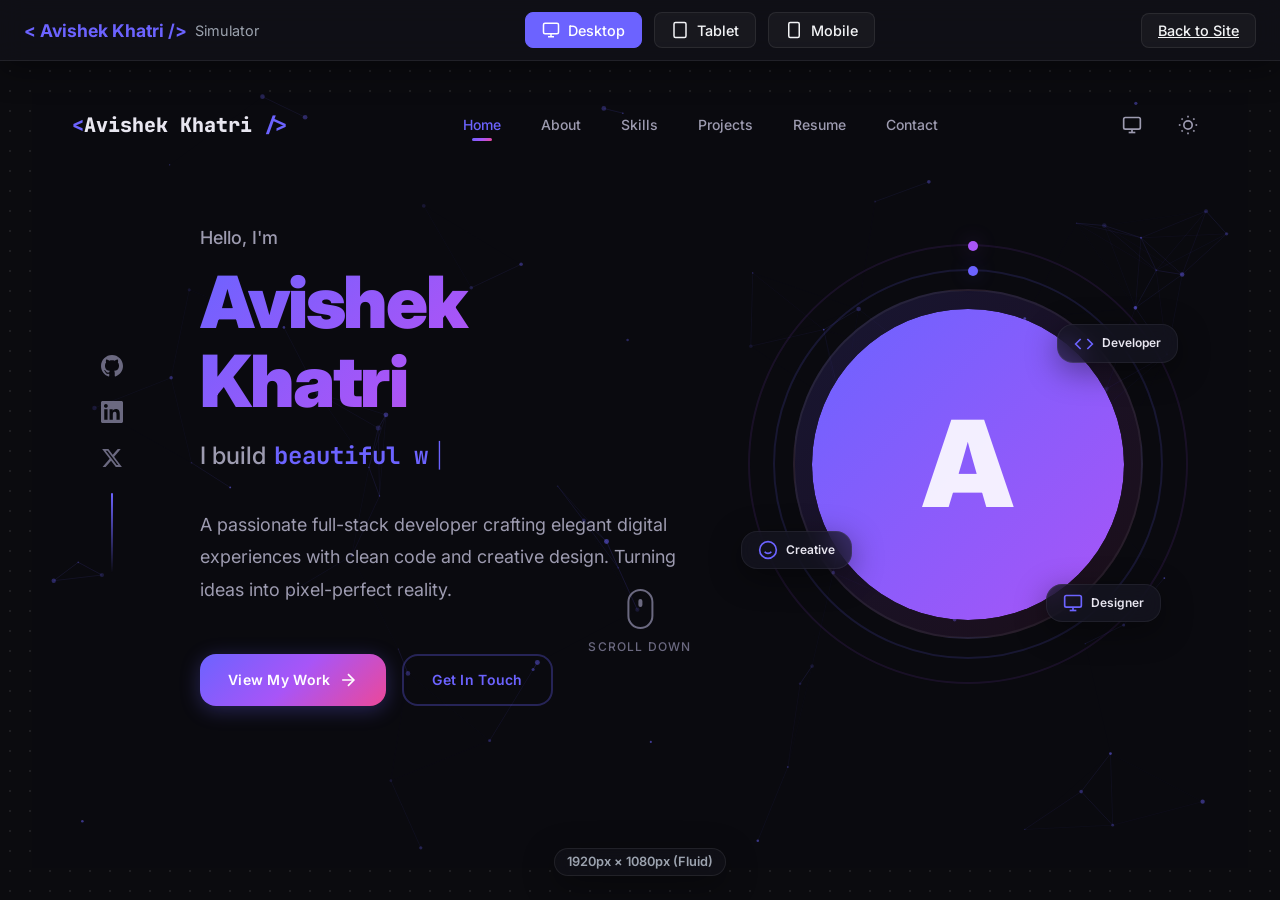
<file: Task - 1 (PERSONAL PORTFOLIO WEBSITE)/preview.html>
<!DOCTYPE html>
<html lang="en">
<head>
    <meta charset="UTF-8">
    <meta name="viewport" content="width=device-width, initial-scale=1.0">
    <title>Responsive Device Simulator | Avishek Khatri</title>
    <link href="https://fonts.googleapis.com/css2?family=Inter:wght@400;500;600;700&display=swap" rel="stylesheet">
    <style>
        :root {
            --bg-color: #0b0b0f;
            --panel-bg: rgba(17, 17, 24, 0.8);
            --border-color: rgba(255, 255, 255, 0.08);
            --text-color: #f3f4f6;
            --text-muted: #9ca3af;
            --accent-color: #6c63ff;
            --shadow: 0 8px 32px 0 rgba(0, 0, 0, 0.37);
        }

        [data-theme="light"] {
            --bg-color: #f3f4f6;
            --panel-bg: rgba(255, 255, 255, 0.8);
            --border-color: rgba(0, 0, 0, 0.08);
            --text-color: #1f2937;
            --text-muted: #6b7280;
            --accent-color: #4f46e5;
            --shadow: 0 8px 32px 0 rgba(31, 41, 55, 0.08);
        }

        * {
            box-sizing: border-box;
            margin: 0;
            padding: 0;
            font-family: 'Inter', sans-serif;
            transition: background-color 0.3s, border-color 0.3s;
        }

        body {
            background-color: var(--bg-color);
            color: var(--text-color);
            height: 100vh;
            display: flex;
            flex-direction: column;
            overflow: hidden;
        }

        /* Top Simulation Bar */
        .simulator-bar {
            background: var(--panel-bg);
            backdrop-filter: blur(12px);
            -webkit-backdrop-filter: blur(12px);
            border-bottom: 1px solid var(--border-color);
            padding: 0.75rem 1.5rem;
            display: flex;
            justify-content: space-between;
            align-items: center;
            z-index: 100;
            box-shadow: var(--shadow);
        }

        .logo-area {
            display: flex;
            align-items: center;
            gap: 0.5rem;
            font-weight: 700;
            font-size: 1.1rem;
            color: var(--accent-color);
            text-decoration: none;
        }

        .controls {
            display: flex;
            align-items: center;
            gap: 0.75rem;
        }

        .btn {
            background: rgba(255, 255, 255, 0.04);
            border: 1px solid var(--border-color);
            color: var(--text-color);
            padding: 0.5rem 1rem;
            border-radius: 0.5rem;
            cursor: pointer;
            font-weight: 500;
            font-size: 0.9rem;
            display: flex;
            align-items: center;
            gap: 0.5rem;
            transition: all 0.2s ease;
        }

        .btn:hover {
            background: rgba(255, 255, 255, 0.08);
            border-color: var(--accent-color);
        }

        .btn.active {
            background: var(--accent-color);
            color: #ffffff;
            border-color: var(--accent-color);
        }

        .preview-container {
            flex: 1;
            display: flex;
            justify-content: center;
            align-items: center;
            padding: 2rem;
            position: relative;
            background-image: radial-gradient(var(--border-color) 1px, transparent 1px);
            background-size: 20px 20px;
        }

        /* Device Container Wrapper */
        .device-wrapper {
            width: 100%;
            height: 100%;
            display: flex;
            justify-content: center;
            align-items: center;
            transition: all 0.4s cubic-bezier(0.16, 1, 0.3, 1);
        }

        /* Phone Frame Style */
        .device-wrapper.mobile .iframe-container {
            width: 375px;
            height: 812px;
            border-radius: 40px;
            border: 12px solid #1f2937;
            box-shadow: 0 25px 50px -12px rgba(0, 0, 0, 0.5);
            position: relative;
        }

        .device-wrapper.mobile .iframe-container::before {
            content: '';
            position: absolute;
            top: 0;
            left: 50%;
            transform: translateX(-50%);
            width: 150px;
            height: 25px;
            background: #1f2937;
            border-bottom-left-radius: 15px;
            border-bottom-right-radius: 15px;
            z-index: 10;
        }

        /* Tablet Frame Style */
        .device-wrapper.tablet .iframe-container {
            width: 768px;
            height: 1024px;
            border-radius: 24px;
            border: 16px solid #1f2937;
            box-shadow: 0 25px 50px -12px rgba(0, 0, 0, 0.5);
            max-height: 95%;
        }

        /* Desktop Frame Style */
        .device-wrapper.desktop .iframe-container {
            width: 100%;
            height: 100%;
            border-radius: 0;
            border: none;
            box-shadow: none;
        }

        .iframe-container {
            background: #000;
            overflow: hidden;
            transition: all 0.4s cubic-bezier(0.16, 1, 0.3, 1);
        }

        iframe {
            width: 100%;
            height: 100%;
            border: none;
            background: #0a0a0f;
        }

        .dimensions-badge {
            position: absolute;
            bottom: 1.5rem;
            background: var(--panel-bg);
            border: 1px solid var(--border-color);
            padding: 0.35rem 0.75rem;
            border-radius: 2rem;
            font-size: 0.8rem;
            font-weight: 600;
            color: var(--text-muted);
            backdrop-filter: blur(8px);
            pointer-events: none;
            box-shadow: var(--shadow);
        }
    </style>
</head>
<body>

    <header class="simulator-bar">
        <a href="index.html" class="logo-area">
            &lt; Avishek Khatri /&gt; <span style="font-weight:400; font-size:0.9rem; color:var(--text-muted);">Simulator</span>
        </a>

        <div class="controls">
            <button class="btn active" id="desktopBtn" onclick="setDevice('desktop')">
                <svg width="18" height="18" viewBox="0 0 24 24" fill="none" stroke="currentColor" stroke-width="2"><rect x="2" y="3" width="20" height="14" rx="2" ry="2"/><line x1="8" y1="21" x2="16" y2="21"/><line x1="12" y1="17" x2="12" y2="21"/></svg>
                Desktop
            </button>
            <button class="btn" id="tabletBtn" onclick="setDevice('tablet')">
                <svg width="18" height="18" viewBox="0 0 24 24" fill="none" stroke="currentColor" stroke-width="2"><rect x="4" y="2" width="16" height="20" rx="2" ry="2"/><line x1="12" y1="18" x2="12.01" y2="18"/></svg>
                Tablet
            </button>
            <button class="btn" id="mobileBtn" onclick="setDevice('mobile')">
                <svg width="18" height="18" viewBox="0 0 24 24" fill="none" stroke="currentColor" stroke-width="2"><rect x="5" y="2" width="14" height="20" rx="2" ry="2"/><line x1="12" y1="18" x2="12.01" y2="18"/></svg>
                Mobile
            </button>
        </div>

        <div>
            <a href="index.html" class="btn">
                Back to Site
            </a>
        </div>
    </header>

    <main class="preview-container">
        <div class="device-wrapper desktop" id="deviceWrapper">
            <div class="iframe-container">
                <iframe src="index.html" id="previewIframe"></iframe>
            </div>
        </div>

        <div class="dimensions-badge" id="dimensions">1920px × 1080px (Fluid)</div>
    </main>

    <script>
        // Synchronize dark/light mode from localStorage if existing
        const savedTheme = localStorage.getItem('portfolio-theme');
        if (savedTheme) {
            document.documentElement.setAttribute('data-theme', savedTheme);
        }

        const dimensions = {
            desktop: "1920px × 1080px (Fluid)",
            tablet: "768px × 1024px (iPad Portrait)",
            mobile: "375px × 812px (iPhone X)"
        };

        function setDevice(device) {
            // Update wrapper class
            const wrapper = document.getElementById('deviceWrapper');
            wrapper.className = 'device-wrapper ' + device;

            // Update active buttons
            document.getElementById('desktopBtn').classList.remove('active');
            document.getElementById('tabletBtn').classList.remove('active');
            document.getElementById('mobileBtn').classList.remove('active');

            document.getElementById(device + 'Btn').classList.add('active');

            // Update badge text
            document.getElementById('dimensions').innerText = dimensions[device];
        }
    </script>
</body>
</html>
</file>
<file: Task - 1 (PERSONAL PORTFOLIO WEBSITE)/styles.css>
/* ============================================
   DESIGN SYSTEM — Custom Properties
   ============================================ */
:root {
    /* Colors — Deep dark theme */
    --bg-primary: #0a0a0f;
    --bg-secondary: #12121a;
    --bg-tertiary: #1a1a28;
    --bg-card: rgba(22, 22, 35, 0.7);
    --bg-glass: rgba(255, 255, 255, 0.03);

    --text-primary: #e8e6f0;
    --text-secondary: #9d9bb0;
    --text-muted: #6b6980;

    --accent-primary: #6c63ff;
    --accent-secondary: #a855f7;
    --accent-gradient: linear-gradient(135deg, #6c63ff 0%, #a855f7 50%, #ec4899 100%);
    --accent-glow: rgba(108, 99, 255, 0.3);
    --accent-hover: #7c74ff;

    --border-color: rgba(255, 255, 255, 0.06);
    --border-hover: rgba(108, 99, 255, 0.3);

    --shadow-sm: 0 2px 8px rgba(0, 0, 0, 0.3);
    --shadow-md: 0 8px 32px rgba(0, 0, 0, 0.4);
    --shadow-lg: 0 16px 64px rgba(0, 0, 0, 0.5);
    --shadow-glow: 0 0 40px rgba(108, 99, 255, 0.15);

    /* Typography */
    --font-family: 'Inter', -apple-system, BlinkMacSystemFont, 'Segoe UI', sans-serif;
    --font-mono: 'JetBrains Mono', 'Fira Code', monospace;

    --fs-xs: 0.75rem;
    --fs-sm: 0.875rem;
    --fs-base: 1rem;
    --fs-md: 1.125rem;
    --fs-lg: 1.25rem;
    --fs-xl: 1.5rem;
    --fs-2xl: 2rem;
    --fs-3xl: 2.5rem;
    --fs-4xl: 3.5rem;
    --fs-5xl: 4.5rem;

    /* Spacing */
    --space-xs: 0.25rem;
    --space-sm: 0.5rem;
    --space-md: 1rem;
    --space-lg: 1.5rem;
    --space-xl: 2rem;
    --space-2xl: 3rem;
    --space-3xl: 4rem;
    --space-4xl: 6rem;

    /* Layout */
    --container-max: 1200px;
    --header-height: 4rem;
    --border-radius-sm: 0.5rem;
    --border-radius-md: 0.75rem;
    --border-radius-lg: 1rem;
    --border-radius-xl: 1.5rem;
    --border-radius-full: 50%;

    /* Transitions */
    --transition-fast: 150ms cubic-bezier(0.4, 0, 0.2, 1);
    --transition-base: 300ms cubic-bezier(0.4, 0, 0.2, 1);
    --transition-slow: 500ms cubic-bezier(0.4, 0, 0.2, 1);
    --transition-spring: 500ms cubic-bezier(0.34, 1.56, 0.64, 1);
}

/* Light Theme */
[data-theme="light"] {
    --bg-primary: #f8f7ff;
    --bg-secondary: #ffffff;
    --bg-tertiary: #f0eeff;
    --bg-card: rgba(255, 255, 255, 0.8);
    --bg-glass: rgba(108, 99, 255, 0.03);

    --text-primary: #1a1a2e;
    --text-secondary: #4a4868;
    --text-muted: #7a78a0;

    --border-color: rgba(108, 99, 255, 0.1);
    --border-hover: rgba(108, 99, 255, 0.25);

    --shadow-sm: 0 2px 8px rgba(108, 99, 255, 0.06);
    --shadow-md: 0 8px 32px rgba(108, 99, 255, 0.08);
    --shadow-lg: 0 16px 64px rgba(108, 99, 255, 0.1);
    --shadow-glow: 0 0 40px rgba(108, 99, 255, 0.08);
}

/* ============================================
   RESET & BASE
   ============================================ */
*,
*::before,
*::after {
    margin: 0;
    padding: 0;
    box-sizing: border-box;
}

html {
    scroll-behavior: smooth;
    scroll-padding-top: var(--header-height);
    font-size: 16px;
}

body {
    font-family: var(--font-family);
    background-color: var(--bg-primary);
    color: var(--text-primary);
    line-height: 1.7;
    overflow-x: hidden;
    -webkit-font-smoothing: antialiased;
    -moz-osx-font-smoothing: grayscale;
}

a {
    text-decoration: none;
    color: inherit;
}

ul {
    list-style: none;
}

img {
    max-width: 100%;
    height: auto;
    display: block;
}

button {
    background: none;
    border: none;
    cursor: pointer;
    font-family: inherit;
    color: inherit;
}

input, textarea {
    font-family: inherit;
    font-size: inherit;
}

/* ============================================
   UTILITY
   ============================================ */
.container {
    max-width: var(--container-max);
    margin: 0 auto;
    padding: 0 var(--space-xl);
}

.section {
    padding: var(--space-4xl) 0;
    position: relative;
}

/* ============================================
   CURSOR GLOW
   ============================================ */
.cursor-glow {
    position: fixed;
    width: 600px;
    height: 600px;
    border-radius: 50%;
    background: radial-gradient(circle, var(--accent-glow), transparent 70%);
    pointer-events: none;
    z-index: 0;
    transform: translate(-50%, -50%);
    opacity: 0;
    transition: opacity 0.4s ease;
}

body:hover .cursor-glow {
    opacity: 1;
}

[data-theme="light"] .cursor-glow {
    background: radial-gradient(circle, rgba(108, 99, 255, 0.07), transparent 70%);
}

/* ============================================
   SECTION HEADERS
   ============================================ */
.section__header {
    text-align: center;
    margin-bottom: var(--space-3xl);
}

.section__subtitle {
    display: inline-block;
    font-size: var(--fs-sm);
    font-weight: 600;
    letter-spacing: 0.15em;
    text-transform: uppercase;
    color: var(--accent-primary);
    margin-bottom: var(--space-sm);
}

.section__title {
    font-size: var(--fs-3xl);
    font-weight: 800;
    letter-spacing: -0.02em;
    line-height: 1.2;
}

.section__title-line {
    width: 60px;
    height: 4px;
    background: var(--accent-gradient);
    border-radius: 2px;
    margin: var(--space-md) auto 0;
}

/* ============================================
   BUTTONS
   ============================================ */
.button {
    display: inline-flex;
    align-items: center;
    gap: var(--space-sm);
    padding: 0.75rem 1.75rem;
    border-radius: var(--border-radius-lg);
    font-weight: 600;
    font-size: var(--fs-sm);
    letter-spacing: 0.02em;
    transition: all var(--transition-base);
    position: relative;
    overflow: hidden;
}

.button--primary {
    background: var(--accent-gradient);
    color: #fff;
    box-shadow: 0 4px 20px rgba(108, 99, 255, 0.3);
}

.button--primary:hover {
    transform: translateY(-2px);
    box-shadow: 0 8px 30px rgba(108, 99, 255, 0.4);
}

.button--primary:active {
    transform: translateY(0);
}

.button--outline {
    border: 2px solid var(--border-hover);
    color: var(--accent-primary);
    background: transparent;
}

.button--outline:hover {
    background: rgba(108, 99, 255, 0.1);
    border-color: var(--accent-primary);
    transform: translateY(-2px);
}

.button--large {
    padding: 1rem 2.25rem;
    font-size: var(--fs-base);
}

/* ============================================
   HEADER / NAV
   ============================================ */
.header {
    position: fixed;
    top: 0;
    left: 0;
    width: 100%;
    z-index: 1000;
    background: transparent;
    transition: all var(--transition-base);
}

.header.scrolled {
    background: rgba(10, 10, 15, 0.85);
    backdrop-filter: blur(20px);
    -webkit-backdrop-filter: blur(20px);
    border-bottom: 1px solid var(--border-color);
    box-shadow: var(--shadow-sm);
}

[data-theme="light"] .header.scrolled {
    background: rgba(248, 247, 255, 0.85);
}

.nav {
    display: flex;
    align-items: center;
    justify-content: space-between;
    height: var(--header-height);
}

.nav__logo {
    font-size: var(--fs-lg);
    font-weight: 800;
    font-family: var(--font-mono);
    color: var(--text-primary);
    transition: color var(--transition-fast);
}

.logo-bracket {
    color: var(--accent-primary);
}

.nav__list {
    display: flex;
    gap: var(--space-sm);
}

.nav__link {
    padding: 0.5rem 1rem;
    font-size: var(--fs-sm);
    font-weight: 500;
    color: var(--text-secondary);
    border-radius: var(--border-radius-md);
    transition: all var(--transition-fast);
    position: relative;
}

.nav__link:hover,
.nav__link.active-link {
    color: var(--accent-primary);
}

.nav__link.active-link::after {
    content: '';
    position: absolute;
    bottom: 0;
    left: 50%;
    transform: translateX(-50%);
    width: 20px;
    height: 3px;
    background: var(--accent-gradient);
    border-radius: 2px;
}

.nav__actions {
    display: flex;
    align-items: center;
    gap: var(--space-md);
}

.theme-toggle {
    display: flex;
    align-items: center;
    justify-content: center;
    width: 40px;
    height: 40px;
    border-radius: var(--border-radius-md);
    color: var(--text-secondary);
    transition: all var(--transition-fast);
}

.theme-toggle:hover {
    color: var(--accent-primary);
    background: rgba(108, 99, 255, 0.1);
}

.preview-toggle {
    display: flex;
    align-items: center;
    justify-content: center;
    width: 40px;
    height: 40px;
    border-radius: var(--border-radius-md);
    color: var(--text-secondary);
    transition: all var(--transition-fast);
}

.preview-toggle:hover {
    color: var(--accent-primary);
    background: rgba(108, 99, 255, 0.1);
}

.moon-icon { display: none; }

[data-theme="light"] .sun-icon { display: none; }
[data-theme="light"] .moon-icon { display: block; }

.nav__toggle {
    display: none;
    align-items: center;
    justify-content: center;
    width: 40px;
    height: 40px;
    color: var(--text-primary);
}

.nav__close {
    display: none;
}

/* ============================================
   HOME SECTION
   ============================================ */
.home {
    min-height: 100vh;
    display: flex;
    align-items: center;
    padding-top: var(--header-height);
    position: relative;
    overflow: hidden;
}

.home__particles {
    position: absolute;
    top: 0;
    left: 0;
    width: 100%;
    height: 100%;
    z-index: 0;
    pointer-events: none;
}

.home__container {
    position: relative;
    z-index: 1;
}

.home__content {
    display: grid;
    grid-template-columns: 80px 1fr 1fr;
    gap: var(--space-2xl);
    align-items: center;
}

/* Social sidebar */
.home__social {
    display: flex;
    flex-direction: column;
    align-items: center;
    gap: var(--space-lg);
}

.home__social-link {
    color: var(--text-muted);
    transition: all var(--transition-base);
    display: flex;
    align-items: center;
    justify-content: center;
}

.home__social-link:hover {
    color: var(--accent-primary);
    transform: translateY(-3px);
}

.home__social-line {
    width: 2px;
    height: 80px;
    background: linear-gradient(to bottom, var(--accent-primary), transparent);
    border-radius: 1px;
}

/* Home data */
.home__greeting {
    display: block;
    font-size: var(--fs-md);
    font-weight: 500;
    color: var(--text-secondary);
    margin-bottom: var(--space-sm);
}

.home__name {
    font-size: var(--fs-5xl);
    font-weight: 900;
    letter-spacing: -0.03em;
    line-height: 1.1;
    background: var(--accent-gradient);
    -webkit-background-clip: text;
    -webkit-text-fill-color: transparent;
    background-clip: text;
    margin-bottom: var(--space-md);
}

.home__role-wrapper {
    display: flex;
    align-items: center;
    gap: var(--space-sm);
    margin-bottom: var(--space-xl);
    font-size: var(--fs-xl);
}

.home__role-prefix {
    color: var(--text-secondary);
    font-weight: 500;
}

.home__role {
    font-weight: 700;
    color: var(--accent-primary);
    font-family: var(--font-mono);
}

.home__cursor {
    color: var(--accent-primary);
    animation: blink 1s step-end infinite;
    font-weight: 300;
}

@keyframes blink {
    50% { opacity: 0; }
}

.home__description {
    font-size: var(--fs-md);
    color: var(--text-secondary);
    max-width: 500px;
    margin-bottom: var(--space-2xl);
    line-height: 1.8;
}

.home__buttons {
    display: flex;
    gap: var(--space-md);
    flex-wrap: wrap;
}

/* Home image */
.home__image-wrapper {
    display: flex;
    justify-content: center;
    align-items: center;
}

.home__image-container {
    position: relative;
    width: 350px;
    height: 350px;
}

.home__image-ring {
    position: absolute;
    inset: -20px;
    border-radius: 50%;
    border: 2px solid rgba(108, 99, 255, 0.15);
    animation: ringRotate 20s linear infinite;
}

.home__image-ring::before {
    content: '';
    position: absolute;
    top: -5px;
    left: 50%;
    width: 10px;
    height: 10px;
    border-radius: 50%;
    background: var(--accent-primary);
    box-shadow: 0 0 20px var(--accent-glow);
}

.home__image-ring--2 {
    inset: -45px;
    border-color: rgba(168, 85, 247, 0.1);
    animation-direction: reverse;
    animation-duration: 30s;
}

.home__image-ring--2::before {
    background: var(--accent-secondary);
    box-shadow: 0 0 20px rgba(168, 85, 247, 0.3);
}

@keyframes ringRotate {
    from { transform: rotate(0deg); }
    to { transform: rotate(360deg); }
}

.home__image-blob {
    width: 100%;
    height: 100%;
    border-radius: 50%;
    background: linear-gradient(135deg, rgba(108, 99, 255, 0.15) 0%, rgba(168, 85, 247, 0.1) 50%, rgba(236, 72, 153, 0.08) 100%);
    display: flex;
    align-items: center;
    justify-content: center;
    overflow: hidden;
    border: 2px solid var(--border-color);
}

.home__avatar {
    width: 90%;
    height: 90%;
    border-radius: 50%;
    overflow: hidden;
    display: flex;
    align-items: center;
    justify-content: center;
}

.avatar-placeholder {
    width: 100%;
    height: 100%;
    background: linear-gradient(135deg, #6c63ff 0%, #a855f7 100%);
    display: flex;
    align-items: center;
    justify-content: center;
    border-radius: 50%;
}

.avatar-letter {
    font-size: 120px;
    font-weight: 900;
    color: rgba(255, 255, 255, 0.9);
    font-family: var(--font-family);
}

/* Floating badges */
.home__floating-badge {
    position: absolute;
    display: flex;
    align-items: center;
    gap: var(--space-sm);
    padding: 0.5rem 1rem;
    background: var(--bg-card);
    backdrop-filter: blur(12px);
    border: 1px solid var(--border-color);
    border-radius: var(--border-radius-lg);
    font-size: var(--fs-xs);
    font-weight: 600;
    color: var(--text-primary);
    box-shadow: var(--shadow-md);
    animation: floatBadge 6s ease-in-out infinite;
}

.home__floating-badge svg {
    color: var(--accent-primary);
}

.home__floating-badge--1 {
    top: 10%;
    right: -10%;
    animation-delay: 0s;
}

.home__floating-badge--2 {
    bottom: 20%;
    left: -15%;
    animation-delay: -2s;
}

.home__floating-badge--3 {
    bottom: 5%;
    right: -5%;
    animation-delay: -4s;
}

@keyframes floatBadge {
    0%, 100% { transform: translateY(0px); }
    50% { transform: translateY(-15px); }
}

/* Scroll indicator */
.home__scroll {
    position: absolute;
    bottom: var(--space-2xl);
    left: 50%;
    transform: translateX(-50%);
}

.home__scroll-link {
    display: flex;
    flex-direction: column;
    align-items: center;
    gap: var(--space-sm);
    color: var(--text-muted);
    transition: color var(--transition-fast);
}

.home__scroll-link:hover {
    color: var(--accent-primary);
}

.home__scroll-mouse {
    width: 26px;
    height: 40px;
    border: 2px solid currentColor;
    border-radius: 13px;
    display: flex;
    justify-content: center;
    padding-top: 8px;
}

.home__scroll-wheel {
    width: 4px;
    height: 8px;
    background: currentColor;
    border-radius: 2px;
    animation: scrollWheel 2s ease-in-out infinite;
}

@keyframes scrollWheel {
    0% { opacity: 1; transform: translateY(0); }
    100% { opacity: 0; transform: translateY(10px); }
}

.home__scroll-text {
    font-size: var(--fs-xs);
    font-weight: 500;
    letter-spacing: 0.1em;
    text-transform: uppercase;
}

/* ============================================
   ABOUT SECTION
   ============================================ */
.about__content {
    display: grid;
    grid-template-columns: 1fr 1.2fr;
    gap: var(--space-3xl);
    align-items: center;
}

.about__image-card {
    position: relative;
    border-radius: var(--border-radius-xl);
    overflow: visible;
}

.about__image-inner {
    width: 100%;
    aspect-ratio: 4 / 5;
    border-radius: var(--border-radius-xl);
    background: linear-gradient(135deg, rgba(108, 99, 255, 0.1), rgba(168, 85, 247, 0.08));
    border: 1px solid var(--border-color);
    display: flex;
    align-items: center;
    justify-content: center;
    overflow: hidden;
    position: relative;
}

.about__image-inner::before {
    content: '';
    position: absolute;
    inset: 0;
    background: linear-gradient(135deg, var(--accent-primary) 0%, var(--accent-secondary) 100%);
    opacity: 0.05;
}

.about__avatar-large {
    width: 100%;
    height: 100%;
    display: flex;
    align-items: center;
    justify-content: center;
    overflow: hidden;
    border-radius: var(--border-radius-lg);
}

.about__avatar-svg {
    width: 65%;
    height: 65%;
    transition: transform var(--transition-base), filter var(--transition-base);
    filter: drop-shadow(0 0 15px rgba(108, 99, 255, 0.2));
}

.about__image-inner:hover .about__avatar-svg {
    transform: scale(1.08);
    filter: drop-shadow(0 0 25px rgba(108, 99, 255, 0.45));
}

.about__experience-badge {
    position: absolute;
    bottom: -20px;
    right: -20px;
    width: 110px;
    height: 110px;
    border-radius: 50%;
    background: var(--accent-gradient);
    display: flex;
    flex-direction: column;
    align-items: center;
    justify-content: center;
    box-shadow: 0 8px 30px rgba(108, 99, 255, 0.4);
    border: 4px solid var(--bg-primary);
}

.about__experience-number {
    font-size: var(--fs-2xl);
    font-weight: 900;
    color: #fff;
    line-height: 1;
}

.about__experience-text {
    font-size: var(--fs-xs);
    color: rgba(255, 255, 255, 0.9);
    font-weight: 600;
    text-align: center;
    line-height: 1.2;
}

/* Stats */
.about__stats {
    display: grid;
    grid-template-columns: repeat(3, 1fr);
    gap: var(--space-md);
    margin-bottom: var(--space-xl);
}

.about__stat-card {
    padding: var(--space-lg);
    background: var(--bg-card);
    border: 1px solid var(--border-color);
    border-radius: var(--border-radius-lg);
    text-align: center;
    transition: all var(--transition-base);
}

.about__stat-card:hover {
    border-color: var(--border-hover);
    transform: translateY(-4px);
    box-shadow: var(--shadow-glow);
}

.about__stat-icon {
    color: var(--accent-primary);
    margin-bottom: var(--space-sm);
    display: flex;
    justify-content: center;
}

.about__stat-number {
    font-size: var(--fs-2xl);
    font-weight: 800;
    color: var(--text-primary);
    line-height: 1.2;
}

.about__stat-label {
    font-size: var(--fs-xs);
    color: var(--text-muted);
    font-weight: 500;
}

.about__description {
    color: var(--text-secondary);
    margin-bottom: var(--space-md);
    line-height: 1.8;
}

/* ============================================
   SKILLS SECTION
   ============================================ */
.skills__tabs {
    display: flex;
    justify-content: center;
    gap: var(--space-sm);
    margin-bottom: var(--space-2xl);
}

.skills__tab {
    display: flex;
    align-items: center;
    gap: var(--space-sm);
    padding: 0.75rem 1.5rem;
    border-radius: var(--border-radius-lg);
    font-weight: 600;
    font-size: var(--fs-sm);
    color: var(--text-secondary);
    transition: all var(--transition-base);
    border: 1px solid transparent;
}

.skills__tab:hover {
    color: var(--accent-primary);
    background: rgba(108, 99, 255, 0.08);
}

.skills__tab.active {
    color: #fff;
    background: var(--accent-gradient);
    box-shadow: 0 4px 20px rgba(108, 99, 255, 0.3);
}

.skills__panel {
    display: none;
    animation: fadeInPanel 0.5s ease;
}

.skills__panel.active {
    display: block;
}

@keyframes fadeInPanel {
    from { opacity: 0; transform: translateY(15px); }
    to { opacity: 1; transform: translateY(0); }
}

.skills__grid {
    display: grid;
    grid-template-columns: repeat(3, 1fr);
    gap: var(--space-lg);
}

.skill-card {
    padding: var(--space-xl);
    background: var(--bg-card);
    border: 1px solid var(--border-color);
    border-radius: var(--border-radius-lg);
    transition: all var(--transition-base);
    position: relative;
    overflow: hidden;
}

.skill-card::before {
    content: '';
    position: absolute;
    top: 0;
    left: 0;
    right: 0;
    height: 3px;
    background: var(--skill-color, var(--accent-primary));
    opacity: 0;
    transition: opacity var(--transition-base);
}

.skill-card:hover {
    border-color: var(--border-hover);
    transform: translateY(-4px);
    box-shadow: var(--shadow-glow);
}

.skill-card:hover::before {
    opacity: 1;
}

.skill-card__icon {
    width: 50px;
    height: 50px;
    border-radius: var(--border-radius-md);
    background: rgba(108, 99, 255, 0.1);
    display: flex;
    align-items: center;
    justify-content: center;
    margin-bottom: var(--space-md);
    font-family: var(--font-mono);
    font-weight: 700;
    font-size: var(--fs-lg);
    color: var(--skill-color, var(--accent-primary));
}

.skill-card__name {
    font-size: var(--fs-base);
    font-weight: 700;
    margin-bottom: var(--space-md);
}

.skill-card__bar {
    width: 100%;
    height: 6px;
    background: var(--bg-tertiary);
    border-radius: 3px;
    overflow: hidden;
    margin-bottom: var(--space-sm);
}

.skill-card__progress {
    height: 100%;
    width: 0%;
    background: var(--accent-gradient);
    border-radius: 3px;
    transition: width 1.5s cubic-bezier(0.4, 0, 0.2, 1);
}

.skill-card__level {
    font-size: var(--fs-xs);
    color: var(--text-muted);
    font-weight: 500;
}

/* ============================================
   PROJECTS SECTION
   ============================================ */
.projects__filters {
    display: flex;
    justify-content: center;
    gap: var(--space-sm);
    margin-bottom: var(--space-2xl);
    flex-wrap: wrap;
}

.projects__filter {
    padding: 0.5rem 1.25rem;
    border-radius: var(--border-radius-md);
    font-size: var(--fs-sm);
    font-weight: 600;
    color: var(--text-secondary);
    transition: all var(--transition-base);
}

.projects__filter:hover {
    color: var(--accent-primary);
    background: rgba(108, 99, 255, 0.08);
}

.projects__filter.active {
    color: #fff;
    background: var(--accent-primary);
    box-shadow: 0 4px 15px rgba(108, 99, 255, 0.3);
}

.projects__grid {
    display: grid;
    grid-template-columns: repeat(3, 1fr);
    gap: var(--space-xl);
}

.project-card {
    background: var(--bg-card);
    border: 1px solid var(--border-color);
    border-radius: var(--border-radius-xl);
    overflow: hidden;
    transition: all var(--transition-base);
}

.project-card:hover {
    border-color: var(--border-hover);
    transform: translateY(-8px);
    box-shadow: var(--shadow-glow);
}

.project-card.hidden {
    display: none;
}

.project-card__image {
    position: relative;
    aspect-ratio: 16 / 10;
    overflow: hidden;
}

.project-card__img {
    width: 100%;
    height: 100%;
    object-fit: cover;
    transition: transform var(--transition-slow);
}

.project-card:hover .project-card__img {
    transform: scale(1.05);
}

.project-card__overlay {
    position: absolute;
    inset: 0;
    background: rgba(10, 10, 15, 0.7);
    backdrop-filter: blur(4px);
    display: flex;
    align-items: center;
    justify-content: center;
    gap: var(--space-md);
    opacity: 0;
    transition: opacity var(--transition-base);
}

.project-card:hover .project-card__overlay {
    opacity: 1;
}

.project-card__link {
    width: 46px;
    height: 46px;
    border-radius: 50%;
    background: var(--accent-gradient);
    display: flex;
    align-items: center;
    justify-content: center;
    color: #fff;
    transition: all var(--transition-spring);
    transform: translateY(20px);
    opacity: 0;
}

.project-card:hover .project-card__link {
    transform: translateY(0);
    opacity: 1;
}

.project-card:hover .project-card__link:nth-child(2) {
    transition-delay: 100ms;
}

.project-card__link:hover {
    transform: scale(1.15) !important;
    box-shadow: 0 4px 20px rgba(108, 99, 255, 0.4);
}

.project-card__content {
    padding: var(--space-lg);
}

.project-card__tags {
    display: flex;
    flex-wrap: wrap;
    gap: var(--space-xs);
    margin-bottom: var(--space-md);
}

.project-card__tag {
    padding: 0.2rem 0.6rem;
    background: rgba(108, 99, 255, 0.1);
    border-radius: var(--border-radius-sm);
    font-size: var(--fs-xs);
    font-weight: 600;
    color: var(--accent-primary);
}

.project-card__title {
    font-size: var(--fs-lg);
    font-weight: 700;
    margin-bottom: var(--space-sm);
    line-height: 1.3;
}

.project-card__description {
    font-size: var(--fs-sm);
    color: var(--text-secondary);
    line-height: 1.7;
}

/* ============================================
   RESUME SECTION
   ============================================ */
.resume__content {
    display: grid;
    grid-template-columns: 1fr 1fr;
    gap: var(--space-3xl);
}

.resume__column-title {
    display: flex;
    align-items: center;
    gap: var(--space-sm);
    font-size: var(--fs-xl);
    font-weight: 700;
    margin-bottom: var(--space-xl);
    color: var(--accent-primary);
}

.resume__timeline {
    position: relative;
    padding-left: var(--space-xl);
}

.resume__timeline::before {
    content: '';
    position: absolute;
    left: 0;
    top: 8px;
    bottom: 8px;
    width: 2px;
    background: linear-gradient(to bottom, var(--accent-primary), var(--accent-secondary), transparent);
    border-radius: 1px;
}

.resume__item {
    position: relative;
    padding-bottom: var(--space-xl);
}

.resume__item:last-child {
    padding-bottom: 0;
}

.resume__item-dot {
    position: absolute;
    left: calc(-1 * var(--space-xl) - 5px);
    top: 8px;
    width: 12px;
    height: 12px;
    border-radius: 50%;
    background: var(--accent-primary);
    border: 3px solid var(--bg-primary);
    box-shadow: 0 0 0 3px rgba(108, 99, 255, 0.2);
    z-index: 1;
}

.resume__item-content {
    padding: var(--space-lg);
    background: var(--bg-card);
    border: 1px solid var(--border-color);
    border-radius: var(--border-radius-lg);
    transition: all var(--transition-base);
}

.resume__item-content:hover {
    border-color: var(--border-hover);
    box-shadow: var(--shadow-glow);
    transform: translateX(4px);
}

.resume__item-date {
    display: inline-block;
    padding: 0.2rem 0.75rem;
    background: rgba(108, 99, 255, 0.1);
    border-radius: var(--border-radius-sm);
    font-size: var(--fs-xs);
    font-weight: 600;
    color: var(--accent-primary);
    margin-bottom: var(--space-sm);
}

.resume__item-title {
    font-size: var(--fs-base);
    font-weight: 700;
    margin-bottom: var(--space-xs);
}

.resume__item-company {
    font-size: var(--fs-sm);
    color: var(--accent-secondary);
    font-weight: 600;
    margin-bottom: var(--space-sm);
    display: block;
}

.resume__item-description {
    font-size: var(--fs-sm);
    color: var(--text-secondary);
    line-height: 1.7;
}

.resume__download {
    text-align: center;
    margin-top: var(--space-3xl);
}

/* ============================================
   CONTACT SECTION
   ============================================ */
.contact__content {
    display: grid;
    grid-template-columns: 1fr 1.2fr;
    gap: var(--space-3xl);
    align-items: start;
}

.contact__info-title {
    font-size: var(--fs-2xl);
    font-weight: 800;
    margin-bottom: var(--space-md);
}

.contact__info-description {
    color: var(--text-secondary);
    margin-bottom: var(--space-2xl);
    line-height: 1.8;
}

.contact__cards {
    display: flex;
    flex-direction: column;
    gap: var(--space-md);
}

.contact__card {
    display: flex;
    align-items: center;
    gap: var(--space-md);
    padding: var(--space-lg);
    background: var(--bg-card);
    border: 1px solid var(--border-color);
    border-radius: var(--border-radius-lg);
    transition: all var(--transition-base);
}

.contact__card:hover {
    border-color: var(--border-hover);
    transform: translateX(6px);
    box-shadow: var(--shadow-glow);
}

.contact__card-icon {
    width: 50px;
    height: 50px;
    border-radius: var(--border-radius-md);
    background: rgba(108, 99, 255, 0.1);
    display: flex;
    align-items: center;
    justify-content: center;
    color: var(--accent-primary);
    flex-shrink: 0;
}

.contact__card-title {
    font-size: var(--fs-xs);
    color: var(--text-muted);
    font-weight: 600;
    text-transform: uppercase;
    letter-spacing: 0.05em;
    margin-bottom: 2px;
}

.contact__card-value {
    font-size: var(--fs-sm);
    font-weight: 600;
    color: var(--text-primary);
    transition: color var(--transition-fast);
}

a.contact__card-value:hover {
    color: var(--accent-primary);
}

/* Form */
.contact__form {
    padding: var(--space-2xl);
    background: var(--bg-card);
    border: 1px solid var(--border-color);
    border-radius: var(--border-radius-xl);
}

.form__group {
    display: grid;
    grid-template-columns: 1fr 1fr;
    gap: var(--space-md);
}

.form__field {
    margin-bottom: var(--space-lg);
    position: relative;
}

.form__input {
    width: 100%;
    padding: 1rem 1.25rem;
    background: var(--bg-tertiary);
    border: 2px solid var(--border-color);
    border-radius: var(--border-radius-md);
    color: var(--text-primary);
    font-size: var(--fs-sm);
    transition: all var(--transition-fast);
    outline: none;
}

.form__input:focus {
    border-color: var(--accent-primary);
    box-shadow: 0 0 0 4px rgba(108, 99, 255, 0.1);
}

.form__input.error {
    border-color: #ef4444;
    animation: shake 0.4s ease;
}

.form__label {
    position: absolute;
    left: 1.25rem;
    top: 1rem;
    font-size: var(--fs-sm);
    color: var(--text-muted);
    pointer-events: none;
    transition: all var(--transition-fast);
    background: transparent;
    padding: 0 0.25rem;
}

.form__input:focus ~ .form__label,
.form__input:not(:placeholder-shown) ~ .form__label {
    top: -0.5rem;
    left: 1rem;
    font-size: var(--fs-xs);
    color: var(--accent-primary);
    background: var(--bg-card);
}

.form__textarea {
    resize: vertical;
    min-height: 130px;
}

.form__error {
    display: block;
    font-size: var(--fs-xs);
    color: #ef4444;
    margin-top: 4px;
    min-height: 1em;
}

.button__loading {
    display: none;
    align-items: center;
    gap: var(--space-sm);
}

.button.loading .button__text,
.button.loading .button__icon {
    display: none;
}

.button.loading .button__loading {
    display: flex;
}

.spinner {
    animation: spin 1s linear infinite;
}

.spinner-circle {
    stroke-dasharray: 48;
    stroke-dashoffset: 36;
}

@keyframes spin {
    from { transform: rotate(0deg); }
    to { transform: rotate(360deg); }
}

.form__success {
    display: none;
    align-items: center;
    gap: var(--space-sm);
    padding: var(--space-md);
    background: rgba(34, 197, 94, 0.1);
    border: 1px solid rgba(34, 197, 94, 0.3);
    border-radius: var(--border-radius-md);
    color: #22c55e;
    font-size: var(--fs-sm);
    font-weight: 600;
    margin-top: var(--space-md);
}

.form__success.show {
    display: flex;
    animation: fadeInPanel 0.5s ease;
}

/* ============================================
   FOOTER
   ============================================ */
.footer {
    padding: var(--space-3xl) 0 var(--space-xl);
    border-top: 1px solid var(--border-color);
    background: var(--bg-secondary);
}

.footer__container {
    display: flex;
    flex-direction: column;
    align-items: center;
    gap: var(--space-xl);
}

.footer__logo {
    font-size: var(--fs-xl);
    font-weight: 800;
    font-family: var(--font-mono);
}

.footer__description {
    color: var(--text-muted);
    font-size: var(--fs-sm);
    margin-top: var(--space-sm);
    text-align: center;
}

.footer__links {
    display: flex;
    gap: var(--space-xl);
    flex-wrap: wrap;
    justify-content: center;
}

.footer__link {
    font-size: var(--fs-sm);
    color: var(--text-secondary);
    font-weight: 500;
    transition: color var(--transition-fast);
}

.footer__link:hover {
    color: var(--accent-primary);
}

.footer__socials {
    display: flex;
    gap: var(--space-md);
}

.footer__social {
    width: 42px;
    height: 42px;
    border-radius: 50%;
    border: 1px solid var(--border-color);
    display: flex;
    align-items: center;
    justify-content: center;
    color: var(--text-secondary);
    transition: all var(--transition-base);
}

.footer__social:hover {
    color: #fff;
    background: var(--accent-primary);
    border-color: var(--accent-primary);
    transform: translateY(-3px);
    box-shadow: 0 4px 15px rgba(108, 99, 255, 0.3);
}

.footer__bottom {
    display: flex;
    justify-content: space-between;
    width: 100%;
    padding-top: var(--space-xl);
    border-top: 1px solid var(--border-color);
    font-size: var(--fs-xs);
    color: var(--text-muted);
}

.footer__content {
    text-align: center;
}

/* ============================================
   SCROLL TO TOP
   ============================================ */
.scroll-top {
    position: fixed;
    bottom: var(--space-xl);
    right: var(--space-xl);
    width: 48px;
    height: 48px;
    border-radius: 50%;
    background: var(--accent-gradient);
    color: #fff;
    display: flex;
    align-items: center;
    justify-content: center;
    z-index: 999;
    opacity: 0;
    visibility: hidden;
    transform: translateY(20px);
    transition: all var(--transition-base);
    box-shadow: 0 4px 20px rgba(108, 99, 255, 0.3);
}

.scroll-top.show {
    opacity: 1;
    visibility: visible;
    transform: translateY(0);
}

.scroll-top:hover {
    transform: translateY(-4px);
    box-shadow: 0 8px 30px rgba(108, 99, 255, 0.5);
}

/* ============================================
   SCROLL ANIMATIONS
   ============================================ */
[data-animate] {
    opacity: 0;
    transform: translateY(40px);
    transition: opacity 0.8s cubic-bezier(0.4, 0, 0.2, 1), transform 0.8s cubic-bezier(0.4, 0, 0.2, 1);
}

[data-animate="fade-right"] {
    transform: translateX(-40px);
}

[data-animate="fade-left"] {
    transform: translateX(40px);
}

[data-animate].animate-in {
    opacity: 1;
    transform: translate(0, 0);
}

/* ============================================
   RESPONSIVE — Tablet
   ============================================ */
@media (max-width: 1024px) {
    :root {
        --fs-5xl: 3.5rem;
        --fs-4xl: 2.75rem;
        --fs-3xl: 2rem;
    }

    .home__content {
        grid-template-columns: 60px 1fr;
    }

    .home__image-wrapper {
        display: none;
    }

    .about__content {
        grid-template-columns: 1fr;
        gap: var(--space-2xl);
    }

    .about__image-side {
        max-width: 350px;
        margin: 0 auto;
    }

    .skills__grid {
        grid-template-columns: repeat(2, 1fr);
    }

    .projects__grid {
        grid-template-columns: repeat(2, 1fr);
    }

    .resume__content {
        grid-template-columns: 1fr;
    }

    .contact__content {
        grid-template-columns: 1fr;
    }
}

/* ============================================
   RESPONSIVE — Mobile
   ============================================ */
@media (max-width: 768px) {
    :root {
        --fs-5xl: 2.75rem;
        --fs-4xl: 2.25rem;
        --fs-3xl: 1.75rem;
        --header-height: 3.5rem;
    }

    .container {
        padding: 0 var(--space-md);
    }

    .section {
        padding: var(--space-3xl) 0;
    }

    /* Mobile Nav */
    .nav__menu {
        position: fixed;
        top: 0;
        right: -100%;
        width: min(80vw, 350px);
        height: 100vh;
        background: var(--bg-secondary);
        border-left: 1px solid var(--border-color);
        padding: 5rem var(--space-xl) var(--space-xl);
        transition: right var(--transition-base);
        z-index: 1001;
        box-shadow: -10px 0 40px rgba(0, 0, 0, 0.5);
    }

    .nav__menu.show-menu {
        right: 0;
    }

    .nav__list {
        flex-direction: column;
        gap: var(--space-xs);
    }

    .nav__link {
        font-size: var(--fs-md);
        padding: var(--space-md) var(--space-md);
    }

    .nav__link.active-link::after {
        bottom: auto;
        left: 0;
        top: 50%;
        transform: translateY(-50%);
        width: 3px;
        height: 20px;
    }

    .nav__close {
        display: flex;
        align-items: center;
        justify-content: center;
        position: absolute;
        top: var(--space-md);
        right: var(--space-md);
        width: 40px;
        height: 40px;
        border-radius: var(--border-radius-md);
        color: var(--text-secondary);
    }

    .nav__toggle {
        display: flex;
    }

    /* Home mobile */
    .home__content {
        grid-template-columns: 1fr;
        text-align: center;
    }

    .home__social {
        flex-direction: row;
        justify-content: center;
        order: 3;
    }

    .home__social-line {
        width: 80px;
        height: 2px;
        background: linear-gradient(to right, var(--accent-primary), transparent);
    }

    .home__data {
        order: 1;
    }

    .home__description {
        margin: 0 auto var(--space-2xl);
    }

    .home__buttons {
        justify-content: center;
    }

    .home__role-wrapper {
        justify-content: center;
    }

    .home__scroll {
        display: none;
    }

    /* About mobile */
    .about__stats {
        grid-template-columns: repeat(3, 1fr);
        gap: var(--space-sm);
    }

    .about__stat-card {
        padding: var(--space-md);
    }

    .about__stat-number {
        font-size: var(--fs-lg);
    }

    /* Skills mobile */
    .skills__tabs {
        overflow-x: auto;
        justify-content: flex-start;
        padding-bottom: var(--space-sm);
        -webkit-overflow-scrolling: touch;
    }

    .skills__tab {
        white-space: nowrap;
    }

    .skills__grid {
        grid-template-columns: 1fr 1fr;
        gap: var(--space-md);
    }

    /* Projects mobile */
    .projects__grid {
        grid-template-columns: 1fr;
        gap: var(--space-lg);
    }

    /* Contact mobile */
    .form__group {
        grid-template-columns: 1fr;
    }

    /* Footer mobile */
    .footer__bottom {
        flex-direction: column;
        align-items: center;
        gap: var(--space-sm);
        text-align: center;
    }
}

@media (max-width: 480px) {
    :root {
        --fs-5xl: 2.25rem;
    }

    .about__stats {
        grid-template-columns: 1fr;
    }

    .skills__grid {
        grid-template-columns: 1fr;
    }

    .home__floating-badge {
        display: none;
    }
}

/* ============================================
   MOBILE OVERLAY
   ============================================ */
.nav__overlay {
    position: fixed;
    inset: 0;
    background: rgba(0, 0, 0, 0.5);
    z-index: 1000;
    opacity: 0;
    visibility: hidden;
    transition: all var(--transition-base);
}

.nav__overlay.show {
    opacity: 1;
    visibility: visible;
}

/* ============================================
   CROSS-BROWSER & TOUCH OPTIMIZATIONS
   ============================================ */

/* Safe-area insets for notched phones (iPhone X+) */
@supports (padding: env(safe-area-inset-top)) {
    .header {
        padding-top: env(safe-area-inset-top);
    }

    .footer {
        padding-bottom: env(safe-area-inset-bottom);
    }

    .scroll-top {
        bottom: calc(var(--space-xl) + env(safe-area-inset-bottom));
        right: calc(var(--space-xl) + env(safe-area-inset-right));
    }
}

/* Ensure minimum 44px touch targets on mobile */
@media (pointer: coarse) {
    .nav__link {
        min-height: 44px;
        display: flex;
        align-items: center;
    }

    .theme-toggle,
    .preview-toggle,
    .nav__toggle,
    .nav__close {
        min-width: 44px;
        min-height: 44px;
    }

    .footer__social {
        min-width: 44px;
        min-height: 44px;
    }

    .scroll-top {
        width: 52px;
        height: 52px;
    }

    .button {
        min-height: 44px;
    }

    .skills__tab {
        min-height: 44px;
    }

    .projects__filter {
        min-height: 44px;
    }
}

/* Smooth tap highlight for mobile */
@media (hover: none) {
    * {
        -webkit-tap-highlight-color: rgba(108, 99, 255, 0.15);
    }

    .cursor-glow {
        display: none;
    }

    /* Disable hover transforms on touch devices for better perf */
    .contact__card:hover,
    .resume__item-content:hover {
        transform: none;
    }
}

/* Shake animation for form validation errors */
@keyframes shake {
    0%, 100% { transform: translateX(0); }
    20% { transform: translateX(-6px); }
    40% { transform: translateX(6px); }
    60% { transform: translateX(-4px); }
    80% { transform: translateX(4px); }
}

/* Reduced motion for accessibility */
@media (prefers-reduced-motion: reduce) {
    *,
    *::before,
    *::after {
        animation-duration: 0.01ms !important;
        animation-iteration-count: 1 !important;
        transition-duration: 0.01ms !important;
        scroll-behavior: auto !important;
    }

    [data-animate] {
        opacity: 1;
        transform: none;
    }

    .cursor-glow {
        display: none;
    }
}

/* High-contrast mode support */
@media (prefers-contrast: high) {
    :root {
        --border-color: rgba(255, 255, 255, 0.2);
        --text-secondary: #c0bdd0;
        --text-muted: #908ea0;
    }

    .form__input {
        border-width: 2px;
    }
}

/* Print styles */
@media print {
    .header,
    .cursor-glow,
    .scroll-top,
    .nav__overlay,
    .home__particles,
    .footer__socials {
        display: none !important;
    }

    body {
        color: #000;
        background: #fff;
    }

    .section {
        page-break-inside: avoid;
    }
}

/* Landscape mobile fix */
@media (max-height: 500px) and (orientation: landscape) {
    .home {
        min-height: auto;
        padding: var(--space-2xl) 0;
    }

    .nav__menu {
        overflow-y: auto;
    }
}

/* Touch-device nav enhancement: prevent scroll bleed */
@media (max-width: 768px) {
    .nav__menu.show-menu {
        overflow-y: auto;
        -webkit-overflow-scrolling: touch;
    }

    .nav__close:active {
        background: rgba(108, 99, 255, 0.15);
    }

    .nav__link:active {
        background: rgba(108, 99, 255, 0.1);
    }
}
</file>
